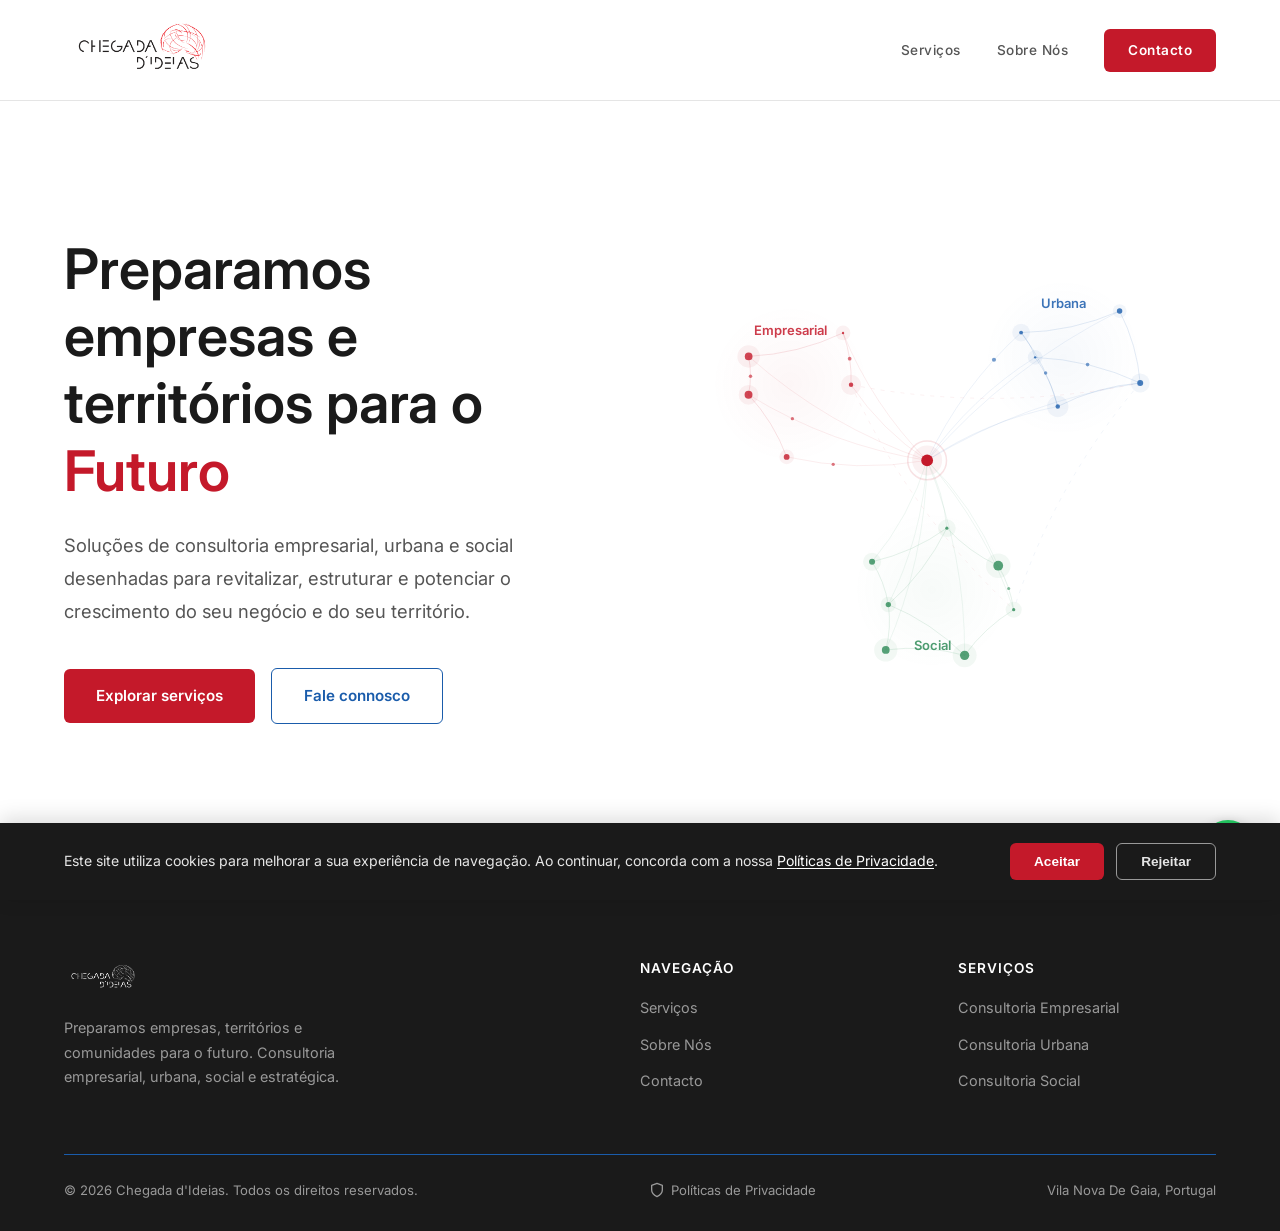
<file: index.html>
<!DOCTYPE html>
<html lang="pt">
<head>
  <meta charset="UTF-8">
  <meta name="viewport" content="width=device-width, initial-scale=1.0">
  <title>Chegada d'Ideias - Consultoria Empresarial, Urbana & Social</title>
  <meta name="description" content="Preparamos empresas, territórios e comunidades para o futuro. Consultoria empresarial, urbana, social, turismo e desenvolvimento territorial.">
  <link rel="icon" href="favicon.ico" type="image/x-icon">
  <link rel="apple-touch-icon" sizes="180x180" href="assets/favicon-180.png">
  <link rel="icon" type="image/png" sizes="192x192" href="assets/favicon-192.png">
  <link rel="preconnect" href="https://fonts.googleapis.com">
  <link rel="preconnect" href="https://fonts.gstatic.com" crossorigin>
  <link href="https://fonts.googleapis.com/css2?family=Inter:wght@400;500;600;700&display=swap" rel="stylesheet">
  <link rel="stylesheet" href="css/style.css">
</head>
<body>

  <!-- ====== NAVBAR ====== -->
  <nav class="navbar">
    <div class="container">
      <a href="#" class="nav-logo">
        <img src="assets/logo-cdi.png" alt="Chegada d'Ideias">
      </a>
      <div class="nav-links">
        <a href="servicos">Serviços</a>
        <a href="sobre">Sobre Nós</a>
        <a href="contacto" class="nav-cta">Contacto</a>
      </div>
      <button class="nav-toggle" aria-label="Menu">
        <span></span>
        <span></span>
        <span></span>
      </button>
    </div>
  </nav>

  <!-- ====== HERO ====== -->
  <section class="hero" id="inicio">
    <div class="container">
      <div class="hero-content">
        <h1>Preparamos empresas e territórios para o <span>Futuro</span></h1>
        <p>Soluções de consultoria empresarial, urbana e social desenhadas para revitalizar, estruturar e potenciar o crescimento do seu negócio e do seu território.</p>
        <div class="hero-buttons">
          <a href="servicos" class="btn-primary">Explorar serviços</a>
          <a href="contacto" class="btn-secondary">Fale connosco</a>
        </div>
      </div>
      <div class="hero-visual">
        <canvas id="networkCanvas" width="560" height="450"></canvas>
      </div>
    </div>
  </section>

  <!-- ====== FOOTER ====== -->
  <footer class="footer">
    <div class="container">
      <div class="footer-grid">
        <div class="footer-brand">
          <img src="assets/logo-cdi.png" alt="Chegada d'Ideias">
          <p>Preparamos empresas, territórios e comunidades para o futuro. Consultoria empresarial, urbana, social e estratégica.</p>
        </div>
        <div class="footer-col">
          <h4>Navegação</h4>
          <a href="servicos">Serviços</a>
          <a href="sobre">Sobre Nós</a>
          <a href="contacto">Contacto</a>
        </div>
        <div class="footer-col">
          <h4>Serviços</h4>
          <a href="servicos#empresarial">Consultoria Empresarial</a>
          <a href="servicos#urbana">Consultoria Urbana</a>
          <a href="servicos#social">Consultoria Social</a>
        </div>
      </div>
      <div class="footer-bottom">
        <span>&copy; 2026 Chegada d'Ideias. Todos os direitos reservados.</span>
        <a href="privacidade" class="footer-reclamacoes">
          <svg width="16" height="16" viewBox="0 0 24 24" fill="none" stroke="currentColor" stroke-width="2" stroke-linecap="round" stroke-linejoin="round"><path d="M12 22s8-4 8-10V5l-8-3-8 3v7c0 6 8 10 8 10z"/></svg>
          Políticas de Privacidade
        </a>
        <span>Vila Nova De Gaia, Portugal</span>
      </div>
    </div>
  </footer>

  <!-- ====== COOKIE BANNER ====== -->
  <div class="cookie-banner" id="cookieBanner">
    <div class="container">
      <p>Este site utiliza cookies para melhorar a sua experiência de navegação. Ao continuar, concorda com a nossa <a href="privacidade">Políticas de Privacidade</a>.</p>
      <div class="cookie-buttons">
        <button class="cookie-btn cookie-btn-accept" id="cookieAccept">Aceitar</button>
        <button class="cookie-btn cookie-btn-reject" id="cookieReject">Rejeitar</button>
      </div>
    </div>
  </div>

  <!-- ====== WHATSAPP FLOAT ====== -->
  <a href="https://wa.me/351919155267" target="_blank" rel="noopener" class="whatsapp-float" aria-label="Contactar via WhatsApp">
    <svg viewBox="0 0 32 32"><path d="M16.004 0h-.008C7.174 0 0 7.176 0 16.004c0 3.5 1.132 6.744 3.058 9.374L1.058 31.14l5.964-1.966A15.9 15.9 0 0 0 16.004 32C24.826 32 32 24.826 32 16.004S24.826 0 16.004 0zm9.302 22.602c-.388 1.094-1.938 2.002-3.168 2.266-.844.18-1.946.322-5.66-1.216-4.752-1.966-7.808-6.786-8.044-7.1-.228-.316-1.906-2.54-1.906-4.844s1.206-3.436 1.636-3.906c.388-.424.916-.598 1.218-.598.152 0 .288.008.41.014.43.018.646.044.93.72.354.846 1.218 2.966 1.324 3.182.108.216.216.506.072.792-.136.294-.256.424-.472.676-.216.252-.422.446-.638.718-.194.236-.414.49-.172.922.242.424 1.076 1.776 2.312 2.878 1.59 1.416 2.886 1.87 3.354 2.06.354.144.774.108 1.024-.152.318-.332.71-.882 1.108-1.424.284-.388.642-.436 1.032-.29.396.14 2.508 1.182 2.938 1.398.43.216.716.324.822.504.104.18.104 1.042-.284 2.136z"/></svg>
  </a>

  <script src="js/main.js"></script>
</body>
</html>
</file>
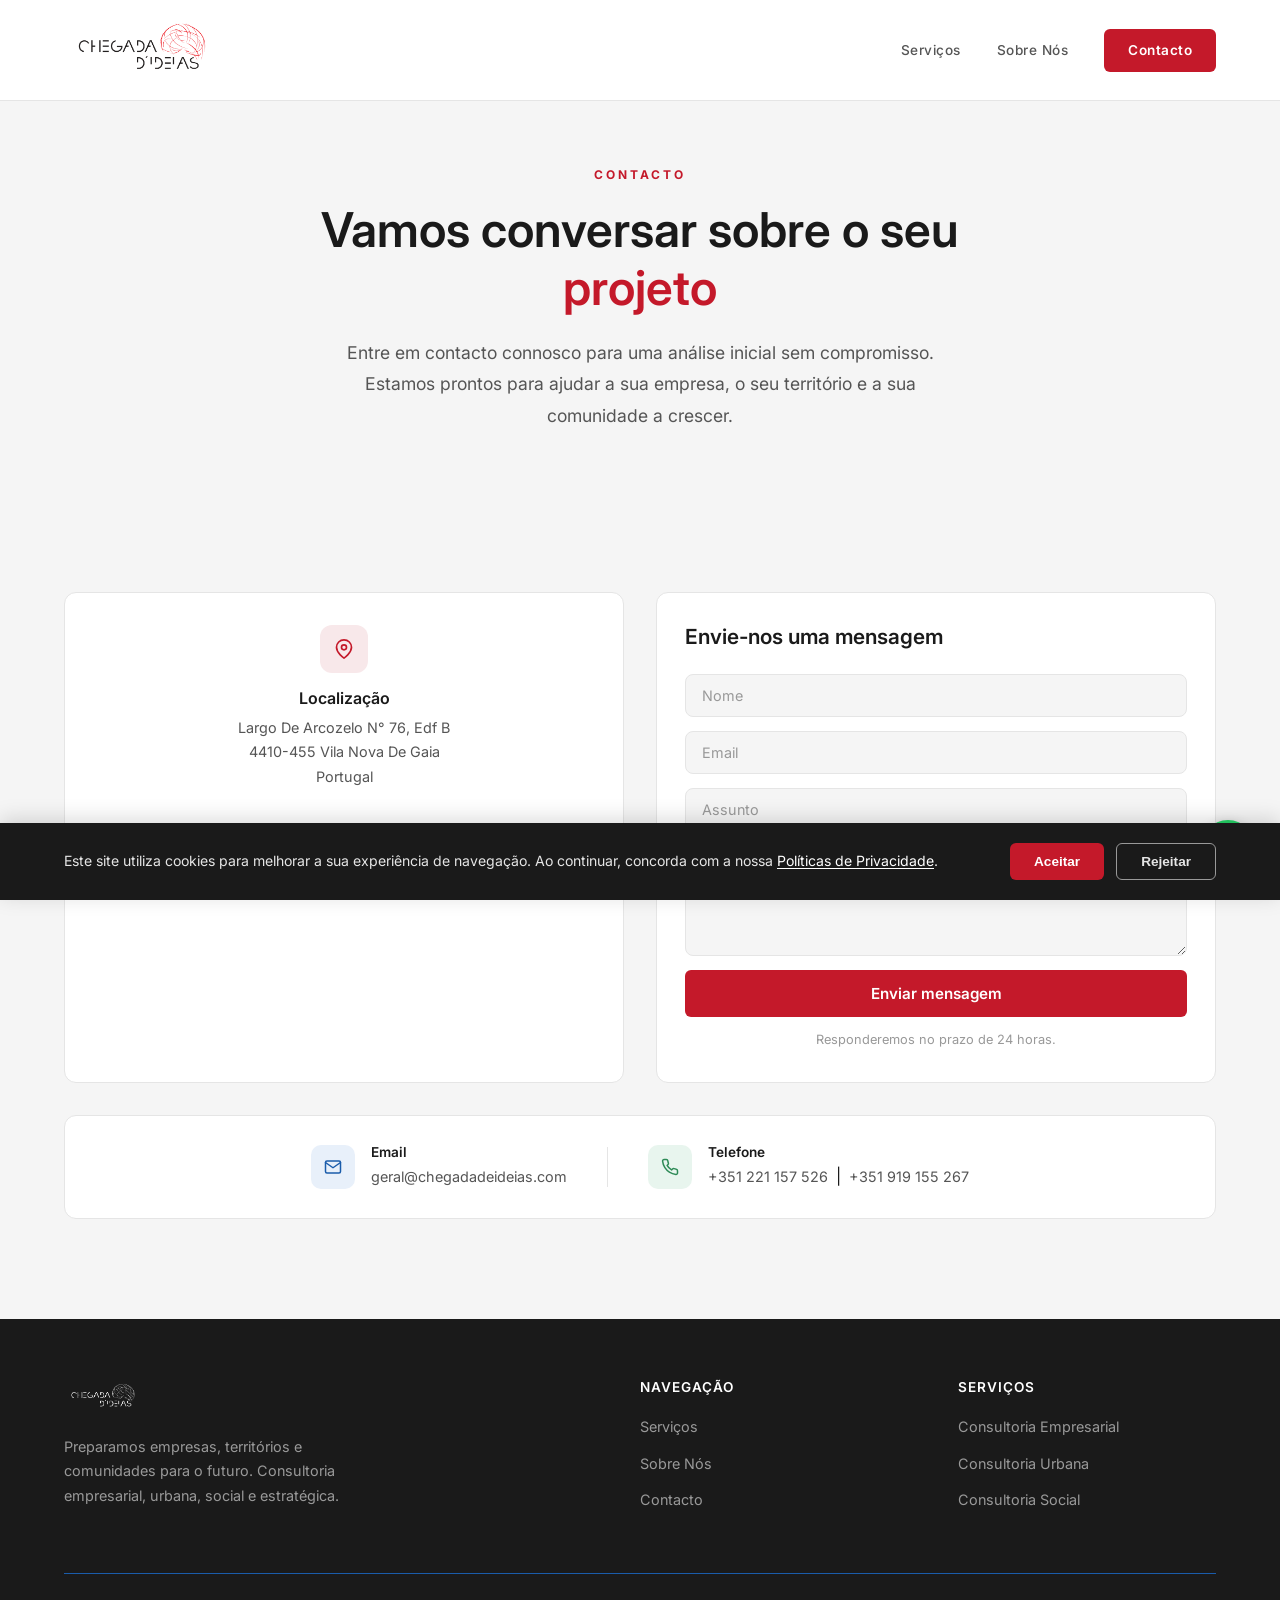
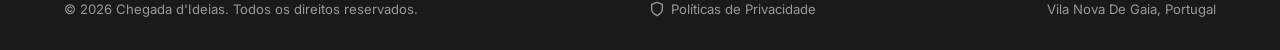
<file: contacto.html>
<!DOCTYPE html>
<html lang="pt">
<head>
  <meta charset="UTF-8">
  <meta name="viewport" content="width=device-width, initial-scale=1.0">
  <title>Contacto — Chegada d'Ideias</title>
  <meta name="description" content="Entre em contacto com a Chegada d'Ideias. Consultoria empresarial, urbana e social em Vila Nova de Gaia, Portugal.">
  <link rel="icon" href="favicon.ico" type="image/x-icon">
  <link rel="apple-touch-icon" sizes="180x180" href="assets/favicon-180.png">
  <link rel="icon" type="image/png" sizes="192x192" href="assets/favicon-192.png">
  <link rel="preconnect" href="https://fonts.googleapis.com">
  <link rel="preconnect" href="https://fonts.gstatic.com" crossorigin>
  <link href="https://fonts.googleapis.com/css2?family=Inter:wght@400;500;600;700&display=swap" rel="stylesheet">
  <link rel="stylesheet" href="css/style.css">
</head>
<body>

  <!-- ====== NAVBAR ====== -->
  <nav class="navbar scrolled">
    <div class="container">
      <a href="/" class="nav-logo">
        <img src="assets/logo-cdi.png" alt="Chegada d'Ideias">
      </a>
      <div class="nav-links">
        <a href="servicos">Serviços</a>
        <a href="sobre">Sobre Nós</a>
        <a href="contacto" class="nav-cta active">Contacto</a>
      </div>
      <button class="nav-toggle" aria-label="Menu">
        <span></span>
        <span></span>
        <span></span>
      </button>
    </div>
  </nav>

  <!-- ====== CONTACTO - HERO ====== -->
  <section class="services-page-hero">
    <div class="container">
      <span class="section-label">Contacto</span>
      <h1 class="services-page-title">Vamos conversar sobre o seu <span>projeto</span></h1>
      <p class="services-page-subtitle">Entre em contacto connosco para uma análise inicial sem compromisso. Estamos prontos para ajudar a sua empresa, o seu território e a sua comunidade a crescer.</p>
    </div>
  </section>

  <!-- ====== CONTACTO - CARTÕES ====== -->
  <section class="contact" id="contacto">
    <div class="container">
      <!-- Linha principal: Localização + Formulário -->
      <div class="contact-layout reveal">

        <!-- Coluna esquerda: localização com mapa -->
        <div class="contact-card contact-card-location">
          <div class="contact-item-icon">
            <svg viewBox="0 0 24 24"><path d="M21 10c0 7-9 13-9 13s-9-6-9-13a9 9 0 0 1 18 0z"/><circle cx="12" cy="10" r="3"/></svg>
          </div>
          <h4>Localização</h4>
          <p>Largo De Arcozelo N° 76, Edf B<br>4410-455 Vila Nova De Gaia<br>Portugal</p>
          <div class="contact-map">
            <iframe
              src="https://maps.google.com/maps?q=Largo+De+Arcozelo+76,+4410-455+Vila+Nova+de+Gaia,+Portugal&t=&z=16&ie=UTF8&iwloc=&output=embed"
              width="100%"
              height="200"
              style="border:0; border-radius: 8px;"
              allowfullscreen=""
              loading="lazy"
              referrerpolicy="no-referrer-when-downgrade"
              title="Localização Chegada d'Ideias">
            </iframe>
          </div>
        </div>

        <!-- Coluna direita: formulário -->
        <div class="contact-form-wrapper">
          <h3>Envie-nos uma mensagem</h3>
          <form action="https://formsubmit.co/geral@chegadadeideias.com" method="POST" class="contact-form" id="contactForm">
            <input type="text" name="name" placeholder="Nome" required>
            <input type="email" name="email" placeholder="Email" required>
            <input type="text" name="_subject" placeholder="Assunto">
            <textarea name="message" placeholder="A sua mensagem..." rows="5" required></textarea>
            <input type="hidden" name="_captcha" value="true">
            <input type="hidden" name="_next" value="https://chegadadeideias.com/contacto">
            <input type="hidden" name="_template" value="table">
            <input type="text" name="_honey" style="display:none">
            <button type="submit" class="btn-primary">Enviar mensagem</button>
          </form>
          <p class="form-note">Responderemos no prazo de 24 horas.</p>
        </div>

      </div>

      <!-- Linha inferior: Email + Telefone -->
      <div class="contact-details reveal">
        <div class="contact-detail-item">
          <div class="contact-item-icon">
            <svg viewBox="0 0 24 24"><path d="M4 4h16c1.1 0 2 .9 2 2v12c0 1.1-.9 2-2 2H4c-1.1 0-2-.9-2-2V6c0-1.1.9-2 2-2z"/><polyline points="22,6 12,13 2,6"/></svg>
          </div>
          <div>
            <h4>Email</h4>
            <a href="mailto:geral@chegadadeideias.com">geral@chegadadeideias.com</a>
          </div>
        </div>
        <div class="contact-detail-divider"></div>
        <div class="contact-detail-item">
          <div class="contact-item-icon">
            <svg viewBox="0 0 24 24"><path d="M22 16.92v3a2 2 0 0 1-2.18 2 19.79 19.79 0 0 1-8.63-3.07 19.5 19.5 0 0 1-6-6 19.79 19.79 0 0 1-3.07-8.67A2 2 0 0 1 4.11 2h3a2 2 0 0 1 2 1.72c.127.96.361 1.903.7 2.81a2 2 0 0 1-.45 2.11L8.09 9.91a16 16 0 0 0 6 6l1.27-1.27a2 2 0 0 1 2.11-.45c.907.339 1.85.573 2.81.7A2 2 0 0 1 22 16.92z"/></svg>
          </div>
          <div>
            <h4>Telefone</h4>
            <a href="tel:+351221157526">+351 221 157 526</a> &nbsp;|&nbsp; <a href="tel:+351919155267">+351 919 155 267</a>
          </div>
        </div>
      </div>
    </div>
  </section>

  <!-- ====== FOOTER ====== -->
  <footer class="footer">
    <div class="container">
      <div class="footer-grid">
        <div class="footer-brand">
          <img src="assets/logo-cdi.png" alt="Chegada d'Ideias">
          <p>Preparamos empresas, territórios e comunidades para o futuro. Consultoria empresarial, urbana, social e estratégica.</p>
        </div>
        <div class="footer-col">
          <h4>Navegação</h4>
          <a href="servicos">Serviços</a>
          <a href="sobre">Sobre Nós</a>
          <a href="contacto">Contacto</a>
        </div>
        <div class="footer-col">
          <h4>Serviços</h4>
          <a href="servicos#empresarial">Consultoria Empresarial</a>
          <a href="servicos#urbana">Consultoria Urbana</a>
          <a href="servicos#social">Consultoria Social</a>
        </div>
      </div>
      <div class="footer-bottom">
        <span>&copy; 2026 Chegada d'Ideias. Todos os direitos reservados.</span>
        <a href="privacidade" class="footer-reclamacoes">
          <svg width="16" height="16" viewBox="0 0 24 24" fill="none" stroke="currentColor" stroke-width="2" stroke-linecap="round" stroke-linejoin="round"><path d="M12 22s8-4 8-10V5l-8-3-8 3v7c0 6 8 10 8 10z"/></svg>
          Políticas de Privacidade
        </a>
        <span>Vila Nova De Gaia, Portugal</span>
      </div>
    </div>
  </footer>

  <!-- ====== COOKIE BANNER ====== -->
  <div class="cookie-banner" id="cookieBanner">
    <div class="container">
      <p>Este site utiliza cookies para melhorar a sua experiência de navegação. Ao continuar, concorda com a nossa <a href="privacidade">Políticas de Privacidade</a>.</p>
      <div class="cookie-buttons">
        <button class="cookie-btn cookie-btn-accept" id="cookieAccept">Aceitar</button>
        <button class="cookie-btn cookie-btn-reject" id="cookieReject">Rejeitar</button>
      </div>
    </div>
  </div>

  <!-- ====== WHATSAPP FLOAT ====== -->
  <a href="https://wa.me/351919155267" target="_blank" rel="noopener" class="whatsapp-float" aria-label="Contactar via WhatsApp">
    <svg viewBox="0 0 32 32"><path d="M16.004 0h-.008C7.174 0 0 7.176 0 16.004c0 3.5 1.132 6.744 3.058 9.374L1.058 31.14l5.964-1.966A15.9 15.9 0 0 0 16.004 32C24.826 32 32 24.826 32 16.004S24.826 0 16.004 0zm9.302 22.602c-.388 1.094-1.938 2.002-3.168 2.266-.844.18-1.946.322-5.66-1.216-4.752-1.966-7.808-6.786-8.044-7.1-.228-.316-1.906-2.54-1.906-4.844s1.206-3.436 1.636-3.906c.388-.424.916-.598 1.218-.598.152 0 .288.008.41.014.43.018.646.044.93.72.354.846 1.218 2.966 1.324 3.182.108.216.216.506.072.792-.136.294-.256.424-.472.676-.216.252-.422.446-.638.718-.194.236-.414.49-.172.922.242.424 1.076 1.776 2.312 2.878 1.59 1.416 2.886 1.87 3.354 2.06.354.144.774.108 1.024-.152.318-.332.71-.882 1.108-1.424.284-.388.642-.436 1.032-.29.396.14 2.508 1.182 2.938 1.398.43.216.716.324.822.504.104.18.104 1.042-.284 2.136z"/></svg>
  </a>

  <script>
    // Mobile menu
    const toggle = document.querySelector('.nav-toggle');
    const navLinks = document.querySelector('.nav-links');
    toggle.addEventListener('click', () => {
      toggle.classList.toggle('active');
      navLinks.classList.toggle('open');
      document.body.style.overflow = navLinks.classList.contains('open') ? 'hidden' : '';
    });
    navLinks.querySelectorAll('a').forEach(link => {
      link.addEventListener('click', () => {
        toggle.classList.remove('active');
        navLinks.classList.remove('open');
        document.body.style.overflow = '';
      });
    });

    // Scroll reveal
    const reveals = document.querySelectorAll('.reveal');
    const revealObserver = new IntersectionObserver((entries) => {
      entries.forEach(entry => {
        if (entry.isIntersecting) {
          entry.target.classList.add('visible');
          revealObserver.unobserve(entry.target);
        }
      });
    }, { threshold: 0.15 });
    reveals.forEach(el => revealObserver.observe(el));

    // Cookie consent
    const cookieBanner = document.getElementById('cookieBanner');
    const cookieAccept = document.getElementById('cookieAccept');
    const cookieReject = document.getElementById('cookieReject');
    if (cookieBanner && !localStorage.getItem('cookieConsent')) {
      setTimeout(() => cookieBanner.classList.add('visible'), 800);
    }
    if (cookieAccept) cookieAccept.addEventListener('click', () => { localStorage.setItem('cookieConsent', 'accepted'); cookieBanner.classList.remove('visible'); });
    if (cookieReject) cookieReject.addEventListener('click', () => { localStorage.setItem('cookieConsent', 'rejected'); cookieBanner.classList.remove('visible'); });
  </script>
</body>
</html>
</file>
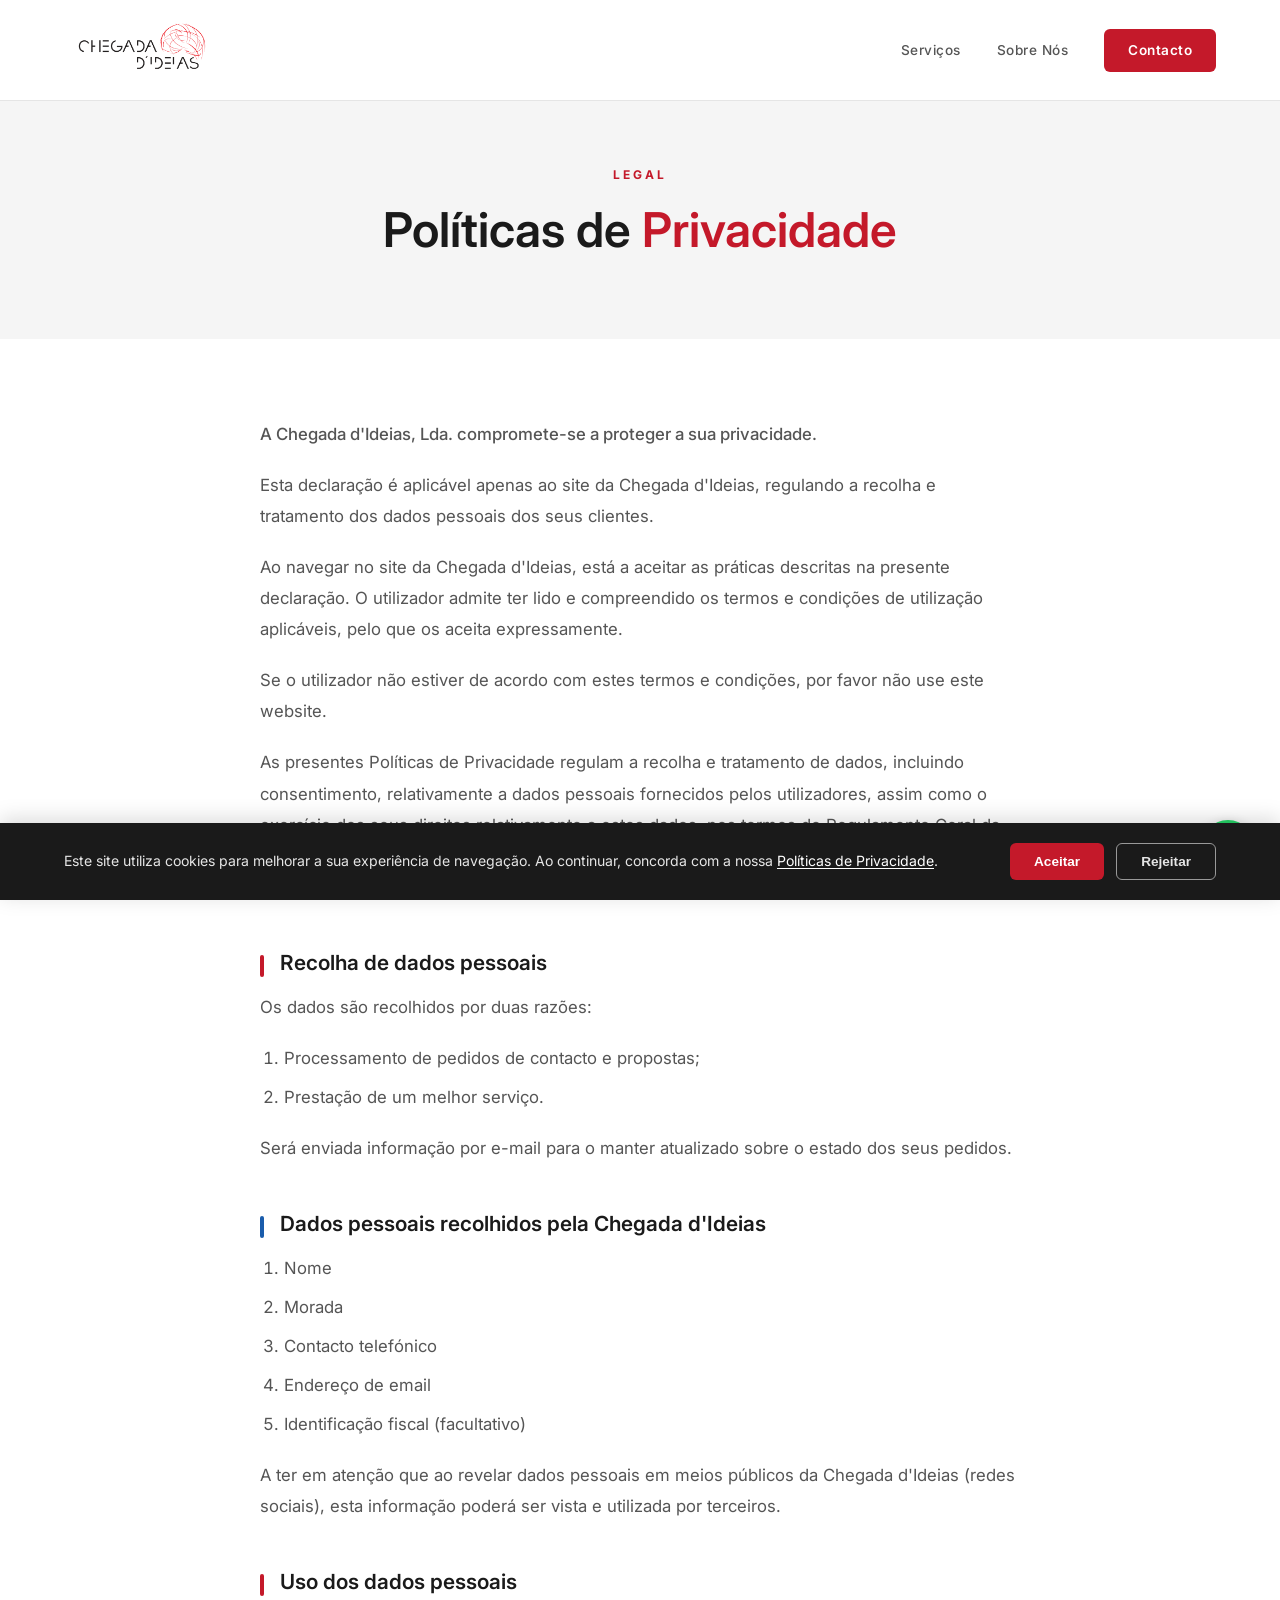
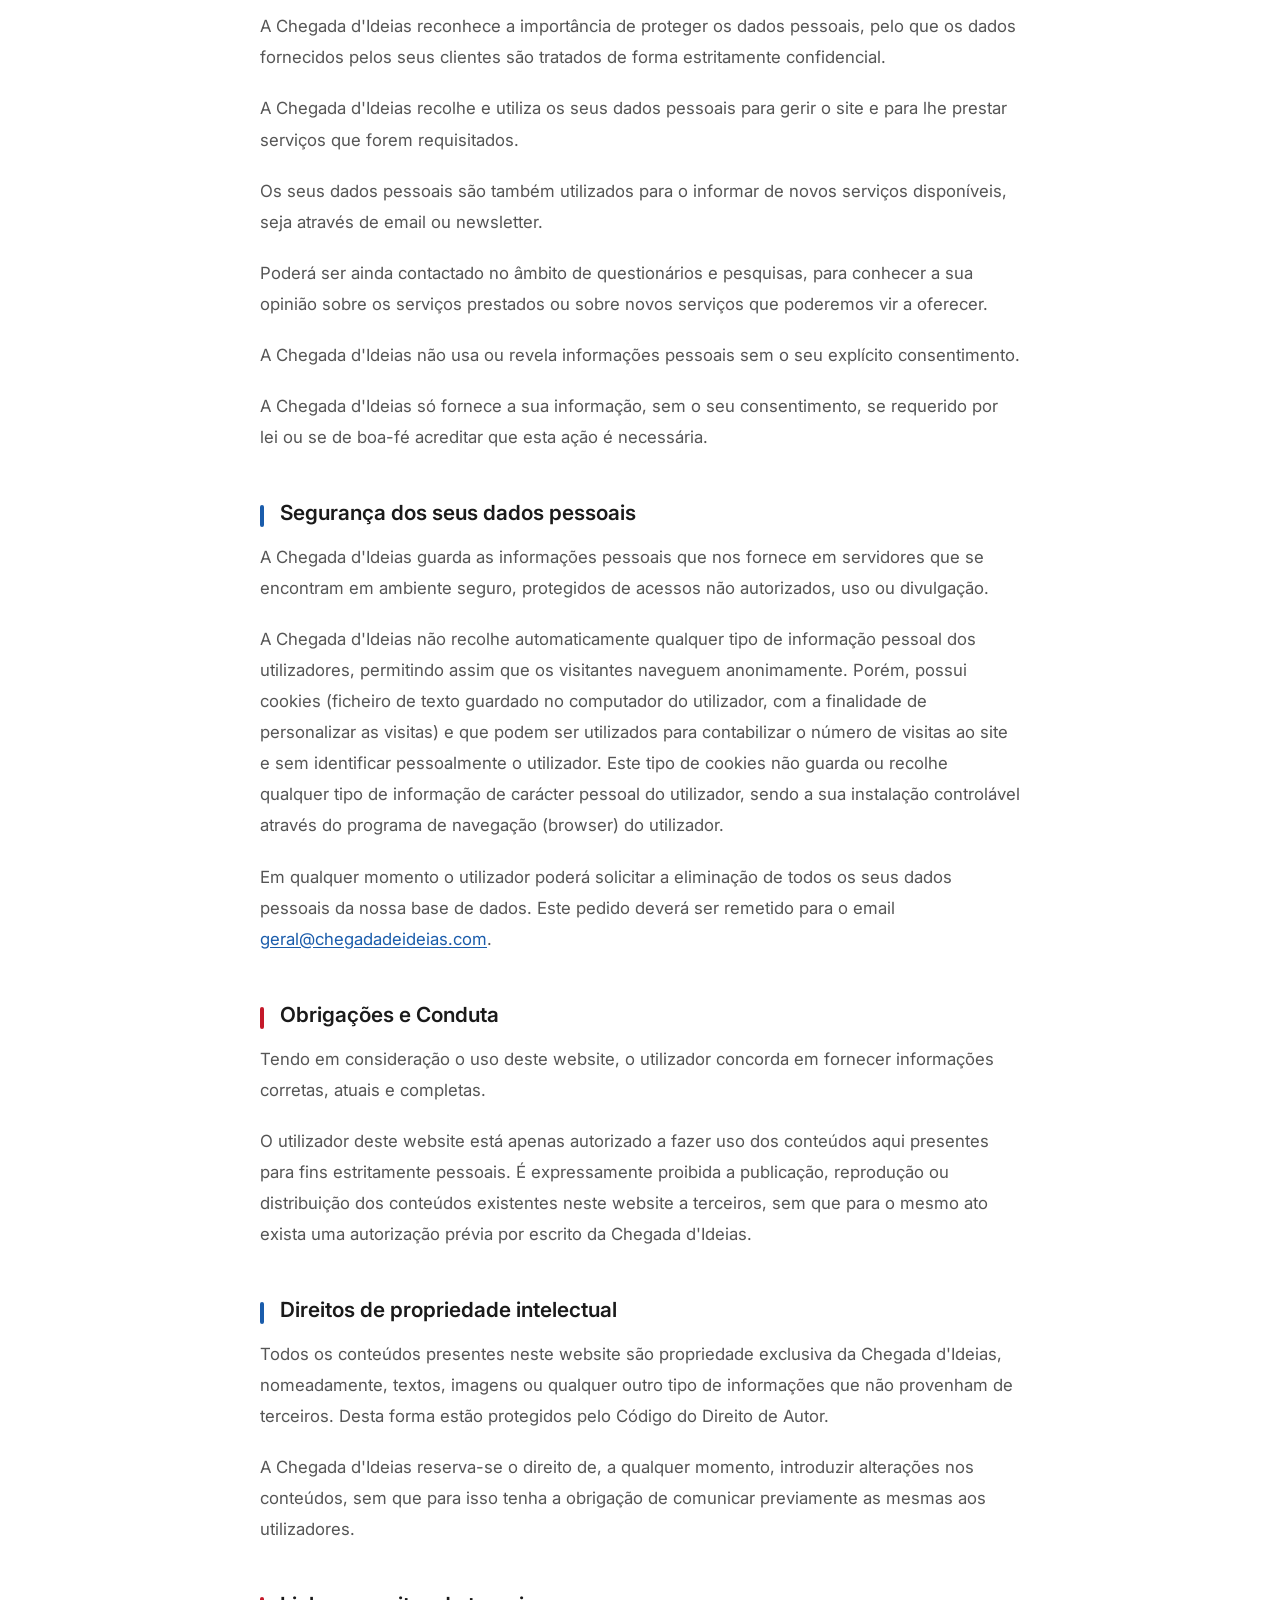
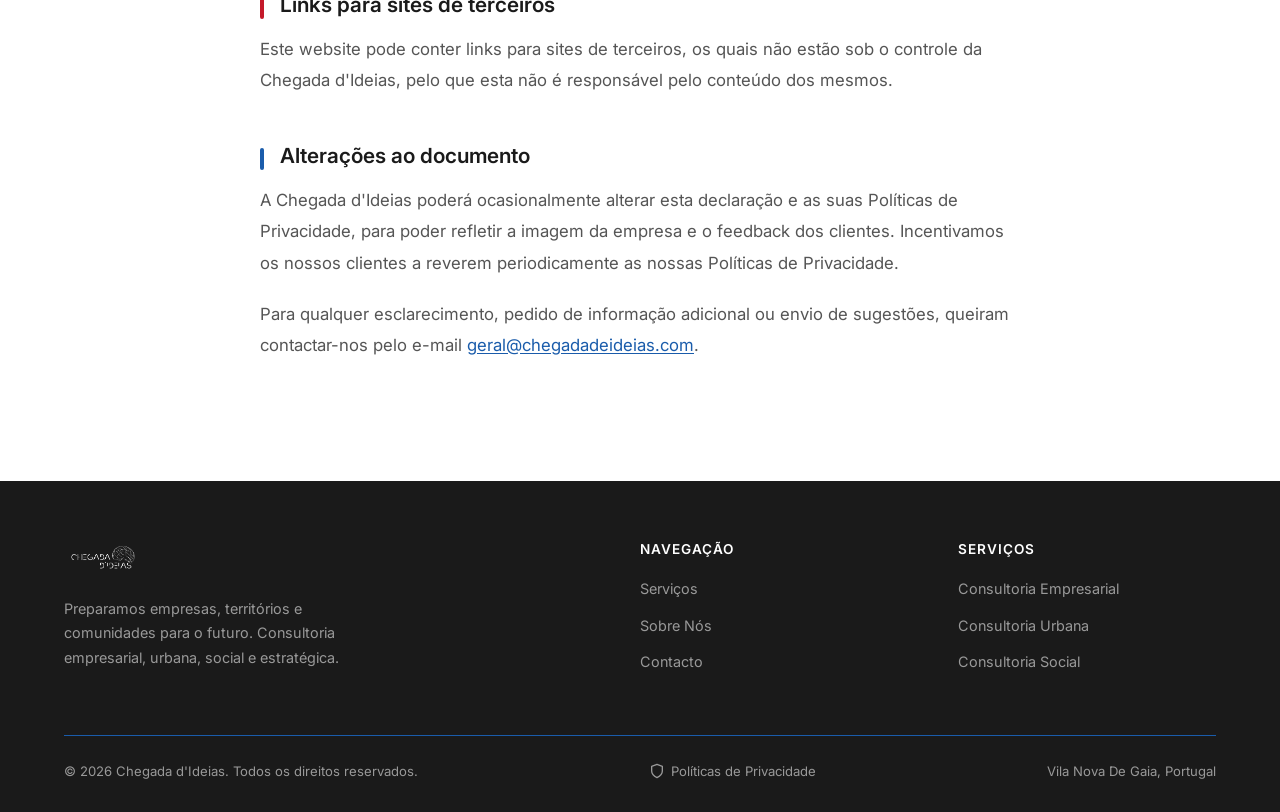
<file: privacidade.html>
<!DOCTYPE html>
<html lang="pt">
<head>
  <meta charset="UTF-8">
  <meta name="viewport" content="width=device-width, initial-scale=1.0">
  <title>Políticas de Privacidade — Chegada d'Ideias</title>
  <meta name="description" content="Políticas de Privacidade da Chegada d'Ideias. Saiba como recolhemos e tratamos os seus dados pessoais.">
  <link rel="icon" href="favicon.ico" type="image/x-icon">
  <link rel="apple-touch-icon" sizes="180x180" href="assets/favicon-180.png">
  <link rel="icon" type="image/png" sizes="192x192" href="assets/favicon-192.png">
  <link rel="preconnect" href="https://fonts.googleapis.com">
  <link rel="preconnect" href="https://fonts.gstatic.com" crossorigin>
  <link href="https://fonts.googleapis.com/css2?family=Inter:wght@400;500;600;700&display=swap" rel="stylesheet">
  <link rel="stylesheet" href="css/style.css">
</head>
<body>

  <!-- ====== NAVBAR ====== -->
  <nav class="navbar scrolled">
    <div class="container">
      <a href="/" class="nav-logo">
        <img src="assets/logo-cdi.png" alt="Chegada d'Ideias">
      </a>
      <div class="nav-links">
        <a href="servicos">Serviços</a>
        <a href="sobre">Sobre Nós</a>
        <a href="contacto" class="nav-cta">Contacto</a>
      </div>
      <button class="nav-toggle" aria-label="Menu">
        <span></span>
        <span></span>
        <span></span>
      </button>
    </div>
  </nav>

  <!-- ====== PRIVACIDADE - HERO ====== -->
  <section class="services-page-hero">
    <div class="container">
      <span class="section-label">Legal</span>
      <h1 class="services-page-title">Políticas de <span>Privacidade</span></h1>
    </div>
  </section>

  <!-- ====== PRIVACIDADE - CONTEÚDO ====== -->
  <section class="privacy-content">
    <div class="container">
      <div class="privacy-body">

        <p class="privacy-intro">A Chegada d'Ideias, Lda. compromete-se a proteger a sua privacidade.</p>

        <p>Esta declaração é aplicável apenas ao site da Chegada d'Ideias, regulando a recolha e tratamento dos dados pessoais dos seus clientes.</p>

        <p>Ao navegar no site da Chegada d'Ideias, está a aceitar as práticas descritas na presente declaração. O utilizador admite ter lido e compreendido os termos e condições de utilização aplicáveis, pelo que os aceita expressamente.</p>

        <p>Se o utilizador não estiver de acordo com estes termos e condições, por favor não use este website.</p>

        <p>As presentes Políticas de Privacidade regulam a recolha e tratamento de dados, incluindo consentimento, relativamente a dados pessoais fornecidos pelos utilizadores, assim como o exercício dos seus direitos relativamente a estes dados, nos termos do Regulamento Geral da Proteção de Dados (Regulamento 2016/679 do Parlamento Europeu e do Conselho, de 27 de Abril de 2016).</p>

        <h2>Recolha de dados pessoais</h2>

        <p>Os dados são recolhidos por duas razões:</p>
        <ol>
          <li>Processamento de pedidos de contacto e propostas;</li>
          <li>Prestação de um melhor serviço.</li>
        </ol>

        <p>Será enviada informação por e-mail para o manter atualizado sobre o estado dos seus pedidos.</p>

        <h2>Dados pessoais recolhidos pela Chegada d'Ideias</h2>
        <ol>
          <li>Nome</li>
          <li>Morada</li>
          <li>Contacto telefónico</li>
          <li>Endereço de email</li>
          <li>Identificação fiscal (facultativo)</li>
        </ol>

        <p>A ter em atenção que ao revelar dados pessoais em meios públicos da Chegada d'Ideias (redes sociais), esta informação poderá ser vista e utilizada por terceiros.</p>

        <h2>Uso dos dados pessoais</h2>

        <p>A Chegada d'Ideias reconhece a importância de proteger os dados pessoais, pelo que os dados fornecidos pelos seus clientes são tratados de forma estritamente confidencial.</p>

        <p>A Chegada d'Ideias recolhe e utiliza os seus dados pessoais para gerir o site e para lhe prestar serviços que forem requisitados.</p>

        <p>Os seus dados pessoais são também utilizados para o informar de novos serviços disponíveis, seja através de email ou newsletter.</p>

        <p>Poderá ser ainda contactado no âmbito de questionários e pesquisas, para conhecer a sua opinião sobre os serviços prestados ou sobre novos serviços que poderemos vir a oferecer.</p>

        <p>A Chegada d'Ideias não usa ou revela informações pessoais sem o seu explícito consentimento.</p>

        <p>A Chegada d'Ideias só fornece a sua informação, sem o seu consentimento, se requerido por lei ou se de boa-fé acreditar que esta ação é necessária.</p>

        <h2>Segurança dos seus dados pessoais</h2>

        <p>A Chegada d'Ideias guarda as informações pessoais que nos fornece em servidores que se encontram em ambiente seguro, protegidos de acessos não autorizados, uso ou divulgação.</p>

        <p>A Chegada d'Ideias não recolhe automaticamente qualquer tipo de informação pessoal dos utilizadores, permitindo assim que os visitantes naveguem anonimamente. Porém, possui cookies (ficheiro de texto guardado no computador do utilizador, com a finalidade de personalizar as visitas) e que podem ser utilizados para contabilizar o número de visitas ao site e sem identificar pessoalmente o utilizador. Este tipo de cookies não guarda ou recolhe qualquer tipo de informação de carácter pessoal do utilizador, sendo a sua instalação controlável através do programa de navegação (browser) do utilizador.</p>

        <p>Em qualquer momento o utilizador poderá solicitar a eliminação de todos os seus dados pessoais da nossa base de dados. Este pedido deverá ser remetido para o email <a href="mailto:geral@chegadadeideias.com">geral@chegadadeideias.com</a>.</p>

        <h2>Obrigações e Conduta</h2>

        <p>Tendo em consideração o uso deste website, o utilizador concorda em fornecer informações corretas, atuais e completas.</p>

        <p>O utilizador deste website está apenas autorizado a fazer uso dos conteúdos aqui presentes para fins estritamente pessoais. É expressamente proibida a publicação, reprodução ou distribuição dos conteúdos existentes neste website a terceiros, sem que para o mesmo ato exista uma autorização prévia por escrito da Chegada d'Ideias.</p>

        <h2>Direitos de propriedade intelectual</h2>

        <p>Todos os conteúdos presentes neste website são propriedade exclusiva da Chegada d'Ideias, nomeadamente, textos, imagens ou qualquer outro tipo de informações que não provenham de terceiros. Desta forma estão protegidos pelo Código do Direito de Autor.</p>

        <p>A Chegada d'Ideias reserva-se o direito de, a qualquer momento, introduzir alterações nos conteúdos, sem que para isso tenha a obrigação de comunicar previamente as mesmas aos utilizadores.</p>

        <h2>Links para sites de terceiros</h2>

        <p>Este website pode conter links para sites de terceiros, os quais não estão sob o controle da Chegada d'Ideias, pelo que esta não é responsável pelo conteúdo dos mesmos.</p>

        <h2>Alterações ao documento</h2>

        <p>A Chegada d'Ideias poderá ocasionalmente alterar esta declaração e as suas Políticas de Privacidade, para poder refletir a imagem da empresa e o feedback dos clientes. Incentivamos os nossos clientes a reverem periodicamente as nossas Políticas de Privacidade.</p>

        <p>Para qualquer esclarecimento, pedido de informação adicional ou envio de sugestões, queiram contactar-nos pelo e-mail <a href="mailto:geral@chegadadeideias.com">geral@chegadadeideias.com</a>.</p>

      </div>
    </div>
  </section>

  <!-- ====== FOOTER ====== -->
  <footer class="footer">
    <div class="container">
      <div class="footer-grid">
        <div class="footer-brand">
          <img src="assets/logo-cdi.png" alt="Chegada d'Ideias">
          <p>Preparamos empresas, territórios e comunidades para o futuro. Consultoria empresarial, urbana, social e estratégica.</p>
        </div>
        <div class="footer-col">
          <h4>Navegação</h4>
          <a href="servicos">Serviços</a>
          <a href="sobre">Sobre Nós</a>
          <a href="contacto">Contacto</a>
        </div>
        <div class="footer-col">
          <h4>Serviços</h4>
          <a href="servicos#empresarial">Consultoria Empresarial</a>
          <a href="servicos#urbana">Consultoria Urbana</a>
          <a href="servicos#social">Consultoria Social</a>
        </div>
      </div>
      <div class="footer-bottom">
        <span>&copy; 2026 Chegada d'Ideias. Todos os direitos reservados.</span>
        <a href="privacidade" class="footer-reclamacoes">
          <svg width="16" height="16" viewBox="0 0 24 24" fill="none" stroke="currentColor" stroke-width="2" stroke-linecap="round" stroke-linejoin="round"><path d="M12 22s8-4 8-10V5l-8-3-8 3v7c0 6 8 10 8 10z"/></svg>
          Políticas de Privacidade
        </a>
        <span>Vila Nova De Gaia, Portugal</span>
      </div>
    </div>
  </footer>

  <!-- ====== COOKIE BANNER ====== -->
  <div class="cookie-banner" id="cookieBanner">
    <div class="container">
      <p>Este site utiliza cookies para melhorar a sua experiência de navegação. Ao continuar, concorda com a nossa <a href="privacidade">Políticas de Privacidade</a>.</p>
      <div class="cookie-buttons">
        <button class="cookie-btn cookie-btn-accept" id="cookieAccept">Aceitar</button>
        <button class="cookie-btn cookie-btn-reject" id="cookieReject">Rejeitar</button>
      </div>
    </div>
  </div>

  <!-- ====== WHATSAPP FLOAT ====== -->
  <a href="https://wa.me/351919155267" target="_blank" rel="noopener" class="whatsapp-float" aria-label="Contactar via WhatsApp">
    <svg viewBox="0 0 32 32"><path d="M16.004 0h-.008C7.174 0 0 7.176 0 16.004c0 3.5 1.132 6.744 3.058 9.374L1.058 31.14l5.964-1.966A15.9 15.9 0 0 0 16.004 32C24.826 32 32 24.826 32 16.004S24.826 0 16.004 0zm9.302 22.602c-.388 1.094-1.938 2.002-3.168 2.266-.844.18-1.946.322-5.66-1.216-4.752-1.966-7.808-6.786-8.044-7.1-.228-.316-1.906-2.54-1.906-4.844s1.206-3.436 1.636-3.906c.388-.424.916-.598 1.218-.598.152 0 .288.008.41.014.43.018.646.044.93.72.354.846 1.218 2.966 1.324 3.182.108.216.216.506.072.792-.136.294-.256.424-.472.676-.216.252-.422.446-.638.718-.194.236-.414.49-.172.922.242.424 1.076 1.776 2.312 2.878 1.59 1.416 2.886 1.87 3.354 2.06.354.144.774.108 1.024-.152.318-.332.71-.882 1.108-1.424.284-.388.642-.436 1.032-.29.396.14 2.508 1.182 2.938 1.398.43.216.716.324.822.504.104.18.104 1.042-.284 2.136z"/></svg>
  </a>

  <script>
    // Mobile menu
    const toggle = document.querySelector('.nav-toggle');
    const navLinks = document.querySelector('.nav-links');
    toggle.addEventListener('click', () => {
      toggle.classList.toggle('active');
      navLinks.classList.toggle('open');
      document.body.style.overflow = navLinks.classList.contains('open') ? 'hidden' : '';
    });
    navLinks.querySelectorAll('a').forEach(link => {
      link.addEventListener('click', () => {
        toggle.classList.remove('active');
        navLinks.classList.remove('open');
        document.body.style.overflow = '';
      });
    });

    // Scroll reveal
    const reveals = document.querySelectorAll('.reveal');
    const revealObserver = new IntersectionObserver((entries) => {
      entries.forEach(entry => {
        if (entry.isIntersecting) {
          entry.target.classList.add('visible');
          revealObserver.unobserve(entry.target);
        }
      });
    }, { threshold: 0.15 });
    reveals.forEach(el => revealObserver.observe(el));

    // Cookie consent
    const cookieBanner = document.getElementById('cookieBanner');
    const cookieAccept = document.getElementById('cookieAccept');
    const cookieReject = document.getElementById('cookieReject');
    if (cookieBanner && !localStorage.getItem('cookieConsent')) {
      setTimeout(() => cookieBanner.classList.add('visible'), 800);
    }
    if (cookieAccept) cookieAccept.addEventListener('click', () => { localStorage.setItem('cookieConsent', 'accepted'); cookieBanner.classList.remove('visible'); });
    if (cookieReject) cookieReject.addEventListener('click', () => { localStorage.setItem('cookieConsent', 'rejected'); cookieBanner.classList.remove('visible'); });
  </script>
</body>
</html>
</file>
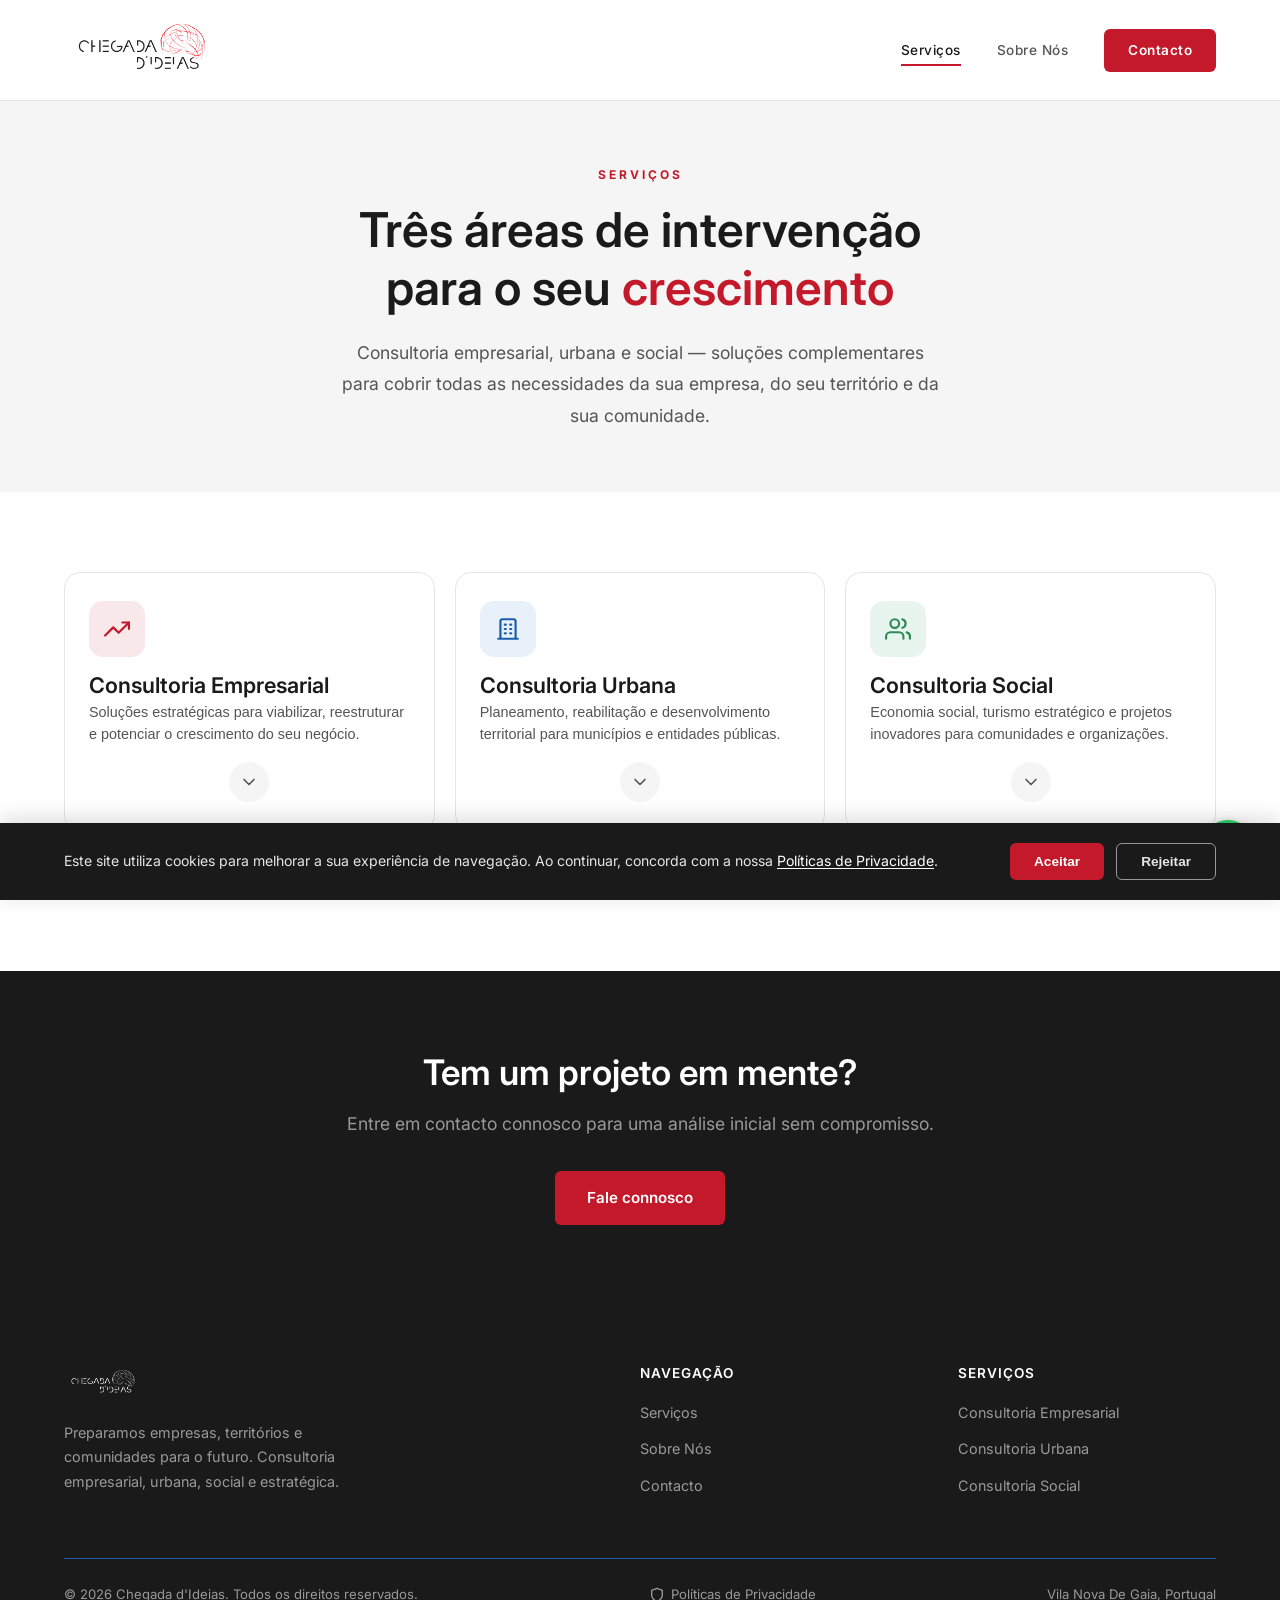
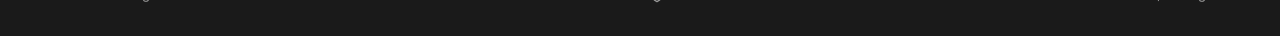
<file: servicos.html>
<!DOCTYPE html>
<html lang="pt">
<head>
  <meta charset="UTF-8">
  <meta name="viewport" content="width=device-width, initial-scale=1.0">
  <title>Serviços — Chegada d'Ideias</title>
  <meta name="description" content="Consultoria empresarial, urbana e social. Três áreas de intervenção complementares para empresas, territórios e comunidades.">
  <link rel="icon" href="favicon.ico" type="image/x-icon">
  <link rel="apple-touch-icon" sizes="180x180" href="assets/favicon-180.png">
  <link rel="icon" type="image/png" sizes="192x192" href="assets/favicon-192.png">
  <link rel="preconnect" href="https://fonts.googleapis.com">
  <link rel="preconnect" href="https://fonts.gstatic.com" crossorigin>
  <link href="https://fonts.googleapis.com/css2?family=Inter:wght@400;500;600;700&display=swap" rel="stylesheet">
  <link rel="stylesheet" href="css/style.css">
</head>
<body>

  <!-- ====== NAVBAR ====== -->
  <nav class="navbar scrolled">
    <div class="container">
      <a href="/" class="nav-logo">
        <img src="assets/logo-cdi.png" alt="Chegada d'Ideias">
      </a>
      <div class="nav-links">
        <a href="servicos" class="active">Serviços</a>
        <a href="sobre">Sobre Nós</a>
        <a href="contacto" class="nav-cta">Contacto</a>
      </div>
      <button class="nav-toggle" aria-label="Menu">
        <span></span>
        <span></span>
        <span></span>
      </button>
    </div>
  </nav>

  <!-- ====== SERVIÇOS - HERO ====== -->
  <section class="services-page-hero">
    <div class="container">
      <span class="section-label">Serviços</span>
      <h1 class="services-page-title">Três áreas de intervenção<br>para o seu <span>crescimento</span></h1>
      <p class="services-page-subtitle">Consultoria empresarial, urbana e social — soluções complementares para cobrir todas as necessidades da sua empresa, do seu território e da sua comunidade.</p>
    </div>
  </section>

  <!-- ====== SERVIÇOS - CARTÕES ====== -->
  <section class="services-page-cards">
    <div class="container">
      <div class="services-accordion">

        <!-- Headers -->
        <div class="accordion-card reveal" id="empresarial" data-target="panel-empresarial">
          <button class="accordion-header" aria-expanded="false">
            <div class="accordion-header-left">
              <div class="accordion-icon icon-red">
                <svg viewBox="0 0 24 24"><polyline points="23 6 13.5 15.5 8.5 10.5 1 18"/><polyline points="17 6 23 6 23 12"/></svg>
              </div>
              <div>
                <h2>Consultoria Empresarial</h2>
                <p>Soluções estratégicas para viabilizar, reestruturar e potenciar o crescimento do seu negócio.</p>
              </div>
            </div>
            <div class="accordion-arrow">
              <svg viewBox="0 0 24 24"><polyline points="6 9 12 15 18 9"/></svg>
            </div>
          </button>
        </div>

        <div class="accordion-card reveal" id="urbana" data-target="panel-urbana">
          <button class="accordion-header" aria-expanded="false">
            <div class="accordion-header-left">
              <div class="accordion-icon icon-blue">
                <svg viewBox="0 0 24 24"><path d="M3 21h18M9 8h1M9 12h1M9 16h1M14 8h1M14 12h1M14 16h1M5 21V5a2 2 0 0 1 2-2h10a2 2 0 0 1 2 2v16"/></svg>
              </div>
              <div>
                <h2>Consultoria Urbana</h2>
                <p>Planeamento, reabilitação e desenvolvimento territorial para municípios e entidades públicas.</p>
              </div>
            </div>
            <div class="accordion-arrow">
              <svg viewBox="0 0 24 24"><polyline points="6 9 12 15 18 9"/></svg>
            </div>
          </button>
        </div>

        <div class="accordion-card reveal" id="social" data-target="panel-social">
          <button class="accordion-header" aria-expanded="false">
            <div class="accordion-header-left">
              <div class="accordion-icon icon-green">
                <svg viewBox="0 0 24 24"><path d="M17 21v-2a4 4 0 0 0-4-4H5a4 4 0 0 0-4 4v2"/><circle cx="9" cy="7" r="4"/><path d="M23 21v-2a4 4 0 0 0-3-3.87"/><path d="M16 3.13a4 4 0 0 1 0 7.75"/></svg>
              </div>
              <div>
                <h2>Consultoria Social</h2>
                <p>Economia social, turismo estratégico e projetos inovadores para comunidades e organizações.</p>
              </div>
            </div>
            <div class="accordion-arrow">
              <svg viewBox="0 0 24 24"><polyline points="6 9 12 15 18 9"/></svg>
            </div>
          </button>
        </div>

        <!-- Panels (full-width) -->
        <div class="accordion-panel" id="panel-empresarial">
          <div class="accordion-panel-inner">
            <div class="services-grid">
              <div class="service-card">
                <div class="service-icon">
                  <svg viewBox="0 0 24 24"><polyline points="23 6 13.5 15.5 8.5 10.5 1 18"/><polyline points="17 6 23 6 23 12"/></svg>
                </div>
                <h3>Reestruturações Financeiras</h3>
                <p>Recuperação e redefinição financeira para aumentar a rentabilidade.</p>
              </div>
              <div class="service-card">
                <div class="service-icon">
                  <svg viewBox="0 0 24 24"><rect x="1" y="4" width="22" height="16" rx="2" ry="2"/><line x1="1" y1="10" x2="23" y2="10"/></svg>
                </div>
                <h3>Captação de Capital</h3>
                <p>Soluções de financiamento: banca, investidores, crowdfunding e incentivos.</p>
              </div>
              <div class="service-card">
                <div class="service-icon">
                  <svg viewBox="0 0 24 24"><circle cx="18" cy="18" r="3"/><circle cx="6" cy="6" r="3"/><path d="M13 6h3a2 2 0 0 1 2 2v7"/><path d="M11 18H8a2 2 0 0 1-2-2V9"/></svg>
                </div>
                <h3>Fusões & Aquisições</h3>
                <p>Assessoria sell-side e buy-side, da estratégia à concretização.</p>
              </div>
              <div class="service-card">
                <div class="service-icon">
                  <svg viewBox="0 0 24 24"><path d="M12 20h9"/><path d="M16.5 3.5a2.121 2.121 0 0 1 3 3L7 19l-4 1 1-4L16.5 3.5z"/></svg>
                </div>
                <h3>Criação de Empresas</h3>
                <p>Da ideia ao investimento: estratégia, business plan e captação.</p>
              </div>
              <div class="service-card">
                <div class="service-icon">
                  <svg viewBox="0 0 24 24"><path d="M3 3v18h18"/><polyline points="18.7 8 12 14.7 8 10.7 2 16.7"/></svg>
                </div>
                <h3>Projetos de Investimento</h3>
                <p>Estudos de viabilidade, planos de investimento e avaliação económica.</p>
              </div>
              <div class="service-card">
                <div class="service-icon">
                  <svg viewBox="0 0 24 24"><circle cx="12" cy="12" r="10"/><path d="M2 12h20M12 2a15.3 15.3 0 0 1 4 10 15.3 15.3 0 0 1-4 10 15.3 15.3 0 0 1-4-10 15.3 15.3 0 0 1 4-10z"/></svg>
                </div>
                <h3>Internacionalização</h3>
                <p>Expansão internacional com rede de consultores e Trade-Finance.</p>
              </div>
            </div>
          </div>
        </div>

        <div class="accordion-panel" id="panel-urbana">
          <div class="accordion-panel-inner">
            <div class="services-grid">
              <div class="service-card">
                <div class="service-icon icon-blue">
                  <svg viewBox="0 0 24 24"><path d="M3 21h18M9 8h1M9 12h1M9 16h1M14 8h1M14 12h1M14 16h1M5 21V5a2 2 0 0 1 2-2h10a2 2 0 0 1 2 2v16"/></svg>
                </div>
                <h3>Planeamento Urbano</h3>
                <p>Planos estratégicos de desenvolvimento urbano para municípios.</p>
              </div>
              <div class="service-card">
                <div class="service-icon icon-blue">
                  <svg viewBox="0 0 24 24"><path d="M2 20h20M5 20V8l7-5 7 5v12"/><path d="M9 20v-4h6v4"/><path d="M9 12h6M9 16h6"/></svg>
                </div>
                <h3>Reabilitação Urbana</h3>
                <p>Regeneração de áreas urbanas com foco em habitação e acessibilidade.</p>
              </div>
              <div class="service-card">
                <div class="service-icon icon-blue">
                  <svg viewBox="0 0 24 24"><path d="M12 22c5.523 0 10-4.477 10-10S17.523 2 12 2 2 6.477 2 12s4.477 10 10 10z"/><path d="M14.31 8l5.74 9.94M9.69 8h11.48M7.38 12l5.74-9.94M9.69 16L3.95 6.06M14.31 16H2.83M16.62 12l-5.74 9.94"/></svg>
                </div>
                <h3>Desenvolvimento Regional</h3>
                <p>Coesão territorial e desenvolvimento socioeconómico regional.</p>
              </div>
              <div class="service-card">
                <div class="service-icon icon-blue">
                  <svg viewBox="0 0 24 24"><path d="M12 3v1m0 16v1m9-9h-1M4 12H3m15.364 6.364l-.707-.707M6.343 6.343l-.707-.707m12.728 0l-.707.707M6.343 17.657l-.707.707"/><circle cx="12" cy="12" r="4"/></svg>
                </div>
                <h3>Ambiente & Energia</h3>
                <p>Eficiência energética, sustentabilidade e transição ecológica.</p>
              </div>
              <div class="service-card">
                <div class="service-icon icon-blue">
                  <svg viewBox="0 0 24 24"><rect x="2" y="7" width="20" height="14" rx="2" ry="2"/><path d="M16 3l-4 4-4-4"/></svg>
                </div>
                <h3>Arquitetura & Engenharia</h3>
                <p>Projetos integrados em planeamento e reabilitação urbana.</p>
              </div>
              <div class="service-card">
                <div class="service-icon icon-blue">
                  <svg viewBox="0 0 24 24"><path d="M17 21v-2a4 4 0 0 0-4-4H5a4 4 0 0 0-4 4v2"/><circle cx="9" cy="7" r="4"/><path d="M23 21v-2a4 4 0 0 0-3-3.87"/><path d="M16 3.13a4 4 0 0 1 0 7.75"/></svg>
                </div>
                <h3>Gestão Pública</h3>
                <p>Gestão de entidades públicas, com experiência em +40 municípios.</p>
              </div>
            </div>
          </div>
        </div>

        <div class="accordion-panel" id="panel-social">
          <div class="accordion-panel-inner">
            <div class="services-grid">
              <div class="service-card">
                <div class="service-icon icon-green">
                  <svg viewBox="0 0 24 24"><path d="M17 21v-2a4 4 0 0 0-4-4H5a4 4 0 0 0-4 4v2"/><circle cx="9" cy="7" r="4"/><path d="M23 21v-2a4 4 0 0 0-3-3.87"/><path d="M16 3.13a4 4 0 0 1 0 7.75"/></svg>
                </div>
                <h3>Economia Social</h3>
                <p>Transformação digital, RGPD e assessoria para entidades sociais.</p>
              </div>
              <div class="service-card">
                <div class="service-icon icon-green">
                  <svg viewBox="0 0 24 24"><path d="M21 15a2 2 0 0 1-2 2H7l-4 4V5a2 2 0 0 1 2-2h14a2 2 0 0 1 2 2z"/></svg>
                </div>
                <h3>Marketing & Fundraising</h3>
                <p>Marketing, branding e captação de recursos para organizações sociais.</p>
              </div>
              <div class="service-card">
                <div class="service-icon icon-green">
                  <svg viewBox="0 0 24 24"><polygon points="3 6 9 3 15 6 21 3 21 18 15 21 9 18 3 21"/><line x1="9" y1="3" x2="9" y2="18"/><line x1="15" y1="6" x2="15" y2="21"/></svg>
                </div>
                <h3>Turismo Estratégico</h3>
                <p>Marketing territorial, promoção de destinos e press trips.</p>
              </div>
              <div class="service-card">
                <div class="service-icon icon-green">
                  <svg viewBox="0 0 24 24"><rect x="4" y="4" width="16" height="16" rx="2" ry="2"/><rect x="9" y="9" width="6" height="6"/><line x1="9" y1="1" x2="9" y2="4"/><line x1="15" y1="1" x2="15" y2="4"/><line x1="9" y1="20" x2="9" y2="23"/><line x1="15" y1="20" x2="15" y2="23"/><line x1="20" y1="9" x2="23" y2="9"/><line x1="20" y1="14" x2="23" y2="14"/><line x1="1" y1="9" x2="4" y2="9"/><line x1="1" y1="14" x2="4" y2="14"/></svg>
                </div>
                <h3>Projetos Especiais</h3>
                <p>Soluções com IA, automação e metodologias inovadoras.</p>
              </div>
              <div class="service-card">
                <div class="service-icon icon-green">
                  <svg viewBox="0 0 24 24"><path d="M3 21h18M9 8h1M9 12h1M9 16h1M14 8h1M14 12h1M14 16h1M5 21V5a2 2 0 0 1 2-2h10a2 2 0 0 1 2 2v16"/></svg>
                </div>
                <h3>Planos Municipais</h3>
                <p>Planos de igualdade, cultura, habitação e desenvolvimento social.</p>
              </div>
              <div class="service-card">
                <div class="service-icon icon-green">
                  <svg viewBox="0 0 24 24"><path d="M12 22c4-4 8-7.5 8-12a8 8 0 1 0-16 0c0 4.5 4 8 8 12z"/><path d="M7 14c3.22-1 5.78-1 9 0"/><path d="M12 10V2"/><path d="M8 6l4 4 4-4"/></svg>
                </div>
                <h3>Ambiente & Clima</h3>
                <p>Adaptação climática, educação e sensibilização ambiental.</p>
              </div>
            </div>
          </div>
        </div>

      </div>
    </div>
  </section>

  <!-- ====== CTA ====== -->
  <section class="services-page-cta">
    <div class="container">
      <div class="services-page-cta-content reveal">
        <h2>Tem um projeto em mente?</h2>
        <p>Entre em contacto connosco para uma análise inicial sem compromisso.</p>
        <a href="contacto" class="btn-primary">Fale connosco</a>
      </div>
    </div>
  </section>

  <!-- ====== FOOTER ====== -->
  <footer class="footer">
    <div class="container">
      <div class="footer-grid">
        <div class="footer-brand">
          <img src="assets/logo-cdi.png" alt="Chegada d'Ideias">
          <p>Preparamos empresas, territórios e comunidades para o futuro. Consultoria empresarial, urbana, social e estratégica.</p>
        </div>
        <div class="footer-col">
          <h4>Navegação</h4>
          <a href="servicos">Serviços</a>
          <a href="sobre">Sobre Nós</a>
          <a href="contacto">Contacto</a>
        </div>
        <div class="footer-col">
          <h4>Serviços</h4>
          <a href="servicos#empresarial">Consultoria Empresarial</a>
          <a href="servicos#urbana">Consultoria Urbana</a>
          <a href="servicos#social">Consultoria Social</a>
        </div>
      </div>
      <div class="footer-bottom">
        <span>&copy; 2026 Chegada d'Ideias. Todos os direitos reservados.</span>
        <a href="privacidade" class="footer-reclamacoes">
          <svg width="16" height="16" viewBox="0 0 24 24" fill="none" stroke="currentColor" stroke-width="2" stroke-linecap="round" stroke-linejoin="round"><path d="M12 22s8-4 8-10V5l-8-3-8 3v7c0 6 8 10 8 10z"/></svg>
          Políticas de Privacidade
        </a>
        <span>Vila Nova De Gaia, Portugal</span>
      </div>
    </div>
  </footer>

  <!-- ====== COOKIE BANNER ====== -->
  <div class="cookie-banner" id="cookieBanner">
    <div class="container">
      <p>Este site utiliza cookies para melhorar a sua experiência de navegação. Ao continuar, concorda com a nossa <a href="privacidade">Políticas de Privacidade</a>.</p>
      <div class="cookie-buttons">
        <button class="cookie-btn cookie-btn-accept" id="cookieAccept">Aceitar</button>
        <button class="cookie-btn cookie-btn-reject" id="cookieReject">Rejeitar</button>
      </div>
    </div>
  </div>

  <!-- ====== WHATSAPP FLOAT ====== -->
  <a href="https://wa.me/351919155267" target="_blank" rel="noopener" class="whatsapp-float" aria-label="Contactar via WhatsApp">
    <svg viewBox="0 0 32 32"><path d="M16.004 0h-.008C7.174 0 0 7.176 0 16.004c0 3.5 1.132 6.744 3.058 9.374L1.058 31.14l5.964-1.966A15.9 15.9 0 0 0 16.004 32C24.826 32 32 24.826 32 16.004S24.826 0 16.004 0zm9.302 22.602c-.388 1.094-1.938 2.002-3.168 2.266-.844.18-1.946.322-5.66-1.216-4.752-1.966-7.808-6.786-8.044-7.1-.228-.316-1.906-2.54-1.906-4.844s1.206-3.436 1.636-3.906c.388-.424.916-.598 1.218-.598.152 0 .288.008.41.014.43.018.646.044.93.72.354.846 1.218 2.966 1.324 3.182.108.216.216.506.072.792-.136.294-.256.424-.472.676-.216.252-.422.446-.638.718-.194.236-.414.49-.172.922.242.424 1.076 1.776 2.312 2.878 1.59 1.416 2.886 1.87 3.354 2.06.354.144.774.108 1.024-.152.318-.332.71-.882 1.108-1.424.284-.388.642-.436 1.032-.29.396.14 2.508 1.182 2.938 1.398.43.216.716.324.822.504.104.18.104 1.042-.284 2.136z"/></svg>
  </a>

  <script>
    // Mobile menu
    const toggle = document.querySelector('.nav-toggle');
    const navLinks = document.querySelector('.nav-links');
    toggle.addEventListener('click', () => {
      toggle.classList.toggle('active');
      navLinks.classList.toggle('open');
      document.body.style.overflow = navLinks.classList.contains('open') ? 'hidden' : '';
    });
    navLinks.querySelectorAll('a').forEach(link => {
      link.addEventListener('click', () => {
        toggle.classList.remove('active');
        navLinks.classList.remove('open');
        document.body.style.overflow = '';
      });
    });

    // Scroll reveal
    const reveals = document.querySelectorAll('.reveal');
    const revealObserver = new IntersectionObserver((entries) => {
      entries.forEach(entry => {
        if (entry.isIntersecting) {
          entry.target.classList.add('visible');
          revealObserver.unobserve(entry.target);
        }
      });
    }, { threshold: 0.15 });
    reveals.forEach(el => revealObserver.observe(el));

    // Cookie consent
    const cookieBanner = document.getElementById('cookieBanner');
    const cookieAccept = document.getElementById('cookieAccept');
    const cookieReject = document.getElementById('cookieReject');
    if (cookieBanner && !localStorage.getItem('cookieConsent')) {
      setTimeout(() => cookieBanner.classList.add('visible'), 800);
    }
    if (cookieAccept) cookieAccept.addEventListener('click', () => { localStorage.setItem('cookieConsent', 'accepted'); cookieBanner.classList.remove('visible'); });
    if (cookieReject) cookieReject.addEventListener('click', () => { localStorage.setItem('cookieConsent', 'rejected'); cookieBanner.classList.remove('visible'); });

    // Accordion - open from hash
    function openAccordionByHash() {
      const hash = window.location.hash.replace('#', '');
      if (!hash) return;
      const card = document.getElementById(hash);
      if (card && card.classList.contains('accordion-card')) {
        const btn = card.querySelector('.accordion-header');
        if (btn) {
          btn.click();
          setTimeout(() => card.scrollIntoView({ behavior: 'smooth', block: 'start' }), 100);
        }
      }
    }

    // Accordion
    document.querySelectorAll('.accordion-header').forEach(btn => {
      btn.addEventListener('click', () => {
        const card = btn.closest('.accordion-card');
        const targetId = card.dataset.target;
        const panel = document.getElementById(targetId);
        const isOpen = card.classList.contains('open');

        // Close all cards & panels
        document.querySelectorAll('.accordion-card.open').forEach(openCard => {
          openCard.classList.remove('open');
          openCard.querySelector('.accordion-header').setAttribute('aria-expanded', 'false');
        });
        document.querySelectorAll('.accordion-panel.open').forEach(openPanel => {
          openPanel.style.maxHeight = openPanel.scrollHeight + 'px';
          requestAnimationFrame(() => {
            openPanel.style.maxHeight = '0px';
          });
          openPanel.classList.remove('open');
        });

        // Toggle clicked
        if (!isOpen) {
          card.classList.add('open');
          btn.setAttribute('aria-expanded', 'true');
          // Force browser to acknowledge the closed state first
          panel.style.maxHeight = '0px';
          // Small delay so browser registers opacity:0 before transitioning
          requestAnimationFrame(() => {
            panel.classList.add('open');
            panel.style.maxHeight = panel.scrollHeight + 'px';
            setTimeout(() => {
              if (panel.classList.contains('open')) {
                panel.style.maxHeight = 'none';
              }
            }, 500);
          });
        }
      });
    });

    // Open accordion on page load if hash is present
    openAccordionByHash();
    window.addEventListener('hashchange', openAccordionByHash);
  </script>
</body>
</html>
</file>
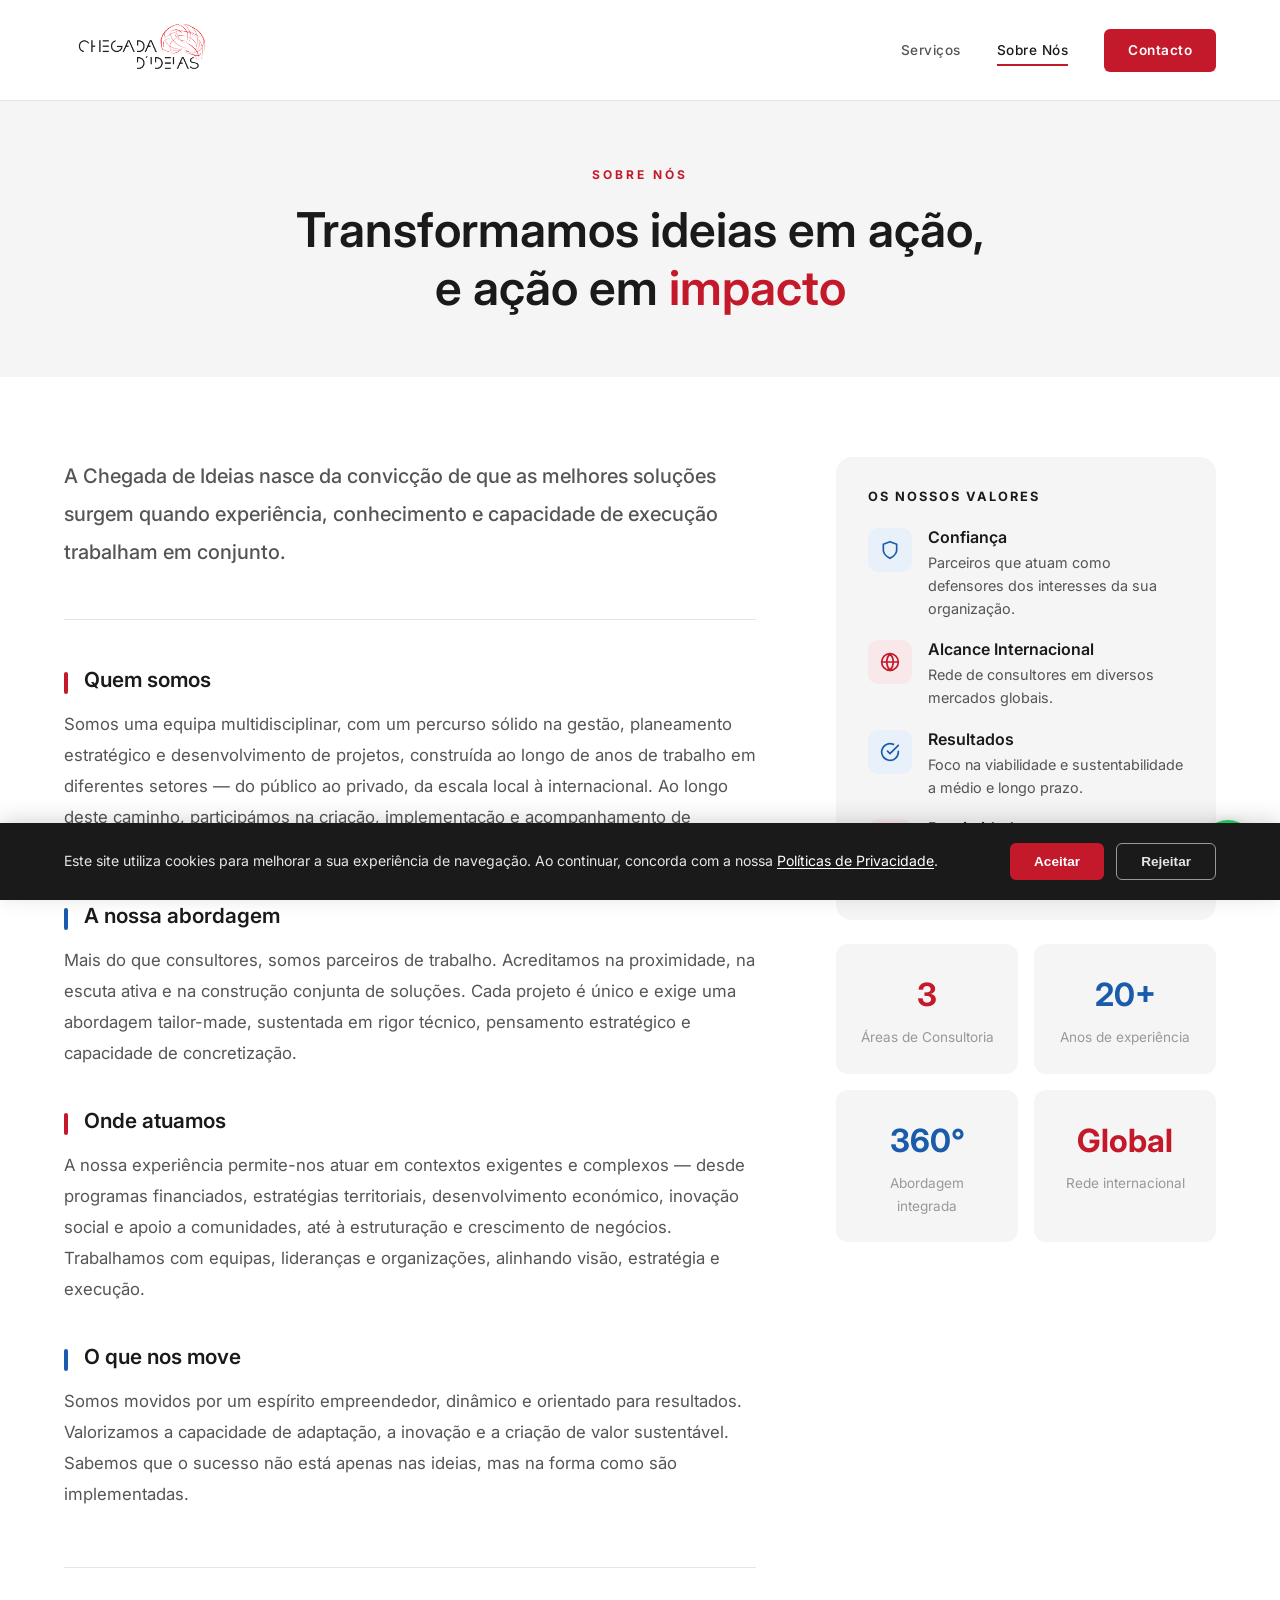
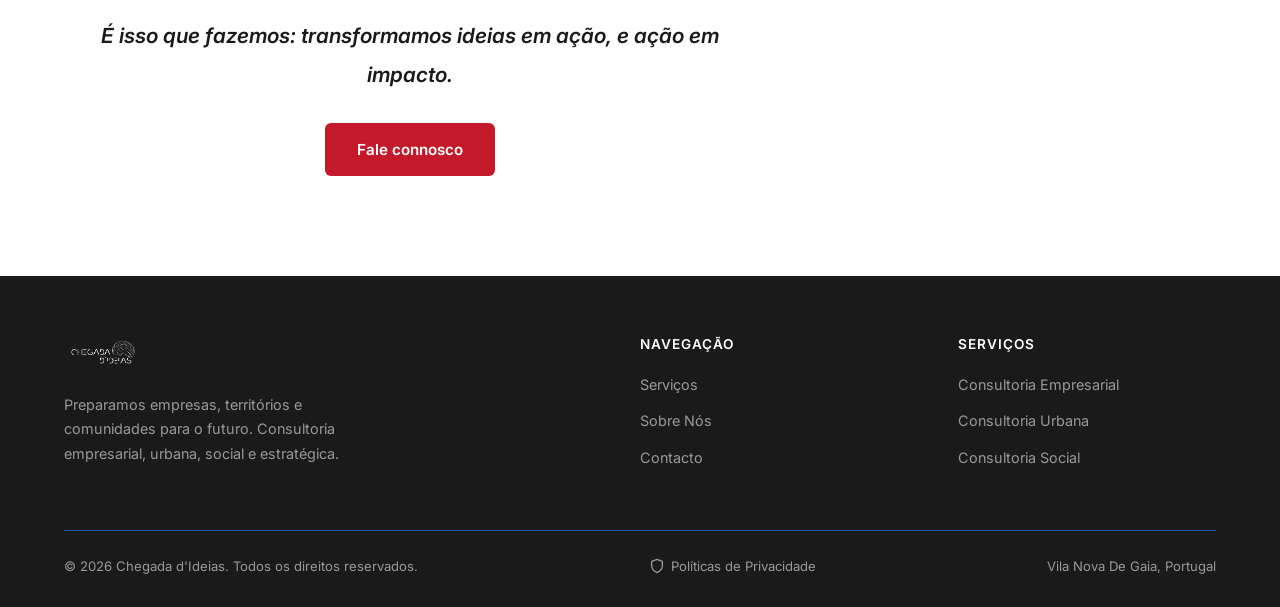
<file: sobre.html>
<!DOCTYPE html>
<html lang="pt">
<head>
  <meta charset="UTF-8">
  <meta name="viewport" content="width=device-width, initial-scale=1.0">
  <title>Sobre Nós — Chegada d'Ideias</title>
  <meta name="description" content="Conheça a Chegada d'Ideias. Equipa multidisciplinar com percurso sólido em gestão, planeamento estratégico e desenvolvimento de projetos.">
  <link rel="icon" href="favicon.ico" type="image/x-icon">
  <link rel="apple-touch-icon" sizes="180x180" href="assets/favicon-180.png">
  <link rel="icon" type="image/png" sizes="192x192" href="assets/favicon-192.png">
  <link rel="preconnect" href="https://fonts.googleapis.com">
  <link rel="preconnect" href="https://fonts.gstatic.com" crossorigin>
  <link href="https://fonts.googleapis.com/css2?family=Inter:wght@400;500;600;700&display=swap" rel="stylesheet">
  <link rel="stylesheet" href="css/style.css">
</head>
<body>

  <!-- ====== NAVBAR ====== -->
  <nav class="navbar scrolled">
    <div class="container">
      <a href="/" class="nav-logo">
        <img src="assets/logo-cdi.png" alt="Chegada d'Ideias">
      </a>
      <div class="nav-links">
        <a href="servicos">Serviços</a>
        <a href="sobre" class="active">Sobre Nós</a>
        <a href="contacto" class="nav-cta">Contacto</a>
      </div>
      <button class="nav-toggle" aria-label="Menu">
        <span></span>
        <span></span>
        <span></span>
      </button>
    </div>
  </nav>

  <!-- ====== SOBRE - HERO ====== -->
  <section class="about-page-hero">
    <div class="container">
      <span class="section-label">Sobre Nós</span>
      <h1 class="about-page-title">Transformamos ideias em ação,<br>e ação em <span>impacto</span></h1>
    </div>
  </section>

  <!-- ====== SOBRE - CONTEÚDO ====== -->
  <section class="about-page-content">
    <div class="container">
      <div class="about-page-grid">
        <div class="about-page-text">
          <div class="about-page-intro reveal">
            <p class="lead">A Chegada de Ideias nasce da convicção de que as melhores soluções surgem quando experiência, conhecimento e capacidade de execução trabalham em conjunto.</p>
          </div>

          <div class="about-page-block reveal">
            <h2>Quem somos</h2>
            <p>Somos uma equipa multidisciplinar, com um percurso sólido na gestão, planeamento estratégico e desenvolvimento de projetos, construída ao longo de anos de trabalho em diferentes setores — do público ao privado, da escala local à internacional. Ao longo deste caminho, participámos na criação, implementação e acompanhamento de projetos com impacto real nos territórios, nas organizações e nas pessoas.</p>
          </div>

          <div class="about-page-block reveal">
            <h2>A nossa abordagem</h2>
            <p>Mais do que consultores, somos parceiros de trabalho. Acreditamos na proximidade, na escuta ativa e na construção conjunta de soluções. Cada projeto é único e exige uma abordagem tailor-made, sustentada em rigor técnico, pensamento estratégico e capacidade de concretização.</p>
          </div>

          <div class="about-page-block reveal">
            <h2>Onde atuamos</h2>
            <p>A nossa experiência permite-nos atuar em contextos exigentes e complexos — desde programas financiados, estratégias territoriais, desenvolvimento económico, inovação social e apoio a comunidades, até à estruturação e crescimento de negócios. Trabalhamos com equipas, lideranças e organizações, alinhando visão, estratégia e execução.</p>
          </div>

          <div class="about-page-block reveal">
            <h2>O que nos move</h2>
            <p>Somos movidos por um espírito empreendedor, dinâmico e orientado para resultados. Valorizamos a capacidade de adaptação, a inovação e a criação de valor sustentável. Sabemos que o sucesso não está apenas nas ideias, mas na forma como são implementadas.</p>
          </div>

          <div class="about-page-cta reveal">
            <p class="lead">É isso que fazemos: transformamos ideias em ação, e ação em impacto.</p>
            <a href="contacto" class="btn-primary">Fale connosco</a>
          </div>
        </div>

        <aside class="about-page-sidebar">
          <div class="about-page-values reveal">
            <h3>Os nossos valores</h3>
            <div class="value-item">
              <div class="value-icon">
                <svg viewBox="0 0 24 24"><path d="M12 22s8-4 8-10V5l-8-3-8 3v7c0 6 8 10 8 10z"/></svg>
              </div>
              <div>
                <h4>Confiança</h4>
                <p>Parceiros que atuam como defensores dos interesses da sua organização.</p>
              </div>
            </div>
            <div class="value-item">
              <div class="value-icon">
                <svg viewBox="0 0 24 24"><circle cx="12" cy="12" r="10"/><path d="M2 12h20M12 2a15.3 15.3 0 0 1 4 10 15.3 15.3 0 0 1-4 10 15.3 15.3 0 0 1-4-10 15.3 15.3 0 0 1 4-10z"/></svg>
              </div>
              <div>
                <h4>Alcance Internacional</h4>
                <p>Rede de consultores em diversos mercados globais.</p>
              </div>
            </div>
            <div class="value-item">
              <div class="value-icon">
                <svg viewBox="0 0 24 24"><path d="M22 11.08V12a10 10 0 1 1-5.93-9.14"/><polyline points="22 4 12 14.01 9 11.01"/></svg>
              </div>
              <div>
                <h4>Resultados</h4>
                <p>Foco na viabilidade e sustentabilidade a médio e longo prazo.</p>
              </div>
            </div>
            <div class="value-item">
              <div class="value-icon">
                <svg viewBox="0 0 24 24"><path d="M17 21v-2a4 4 0 0 0-4-4H5a4 4 0 0 0-4 4v2"/><circle cx="9" cy="7" r="4"/><path d="M23 21v-2a4 4 0 0 0-3-3.87"/><path d="M16 3.13a4 4 0 0 1 0 7.75"/></svg>
              </div>
              <div>
                <h4>Proximidade</h4>
                <p>Acompanhamento personalizado em todas as fases.</p>
              </div>
            </div>
          </div>

          <div class="about-page-stats reveal">
            <div class="about-stat">
              <span class="number">3</span>
              <span class="label">Áreas de Consultoria</span>
            </div>
            <div class="about-stat">
              <span class="number">20+</span>
              <span class="label">Anos de experiência</span>
            </div>
            <div class="about-stat">
              <span class="number">360°</span>
              <span class="label">Abordagem integrada</span>
            </div>
            <div class="about-stat">
              <span class="number">Global</span>
              <span class="label">Rede internacional</span>
            </div>
          </div>
        </aside>
      </div>
    </div>
  </section>

  <!-- ====== FOOTER ====== -->
  <footer class="footer">
    <div class="container">
      <div class="footer-grid">
        <div class="footer-brand">
          <img src="assets/logo-cdi.png" alt="Chegada d'Ideias">
          <p>Preparamos empresas, territórios e comunidades para o futuro. Consultoria empresarial, urbana, social e estratégica.</p>
        </div>
        <div class="footer-col">
          <h4>Navegação</h4>
          <a href="servicos">Serviços</a>
          <a href="sobre">Sobre Nós</a>
          <a href="contacto">Contacto</a>
        </div>
        <div class="footer-col">
          <h4>Serviços</h4>
          <a href="servicos#empresarial">Consultoria Empresarial</a>
          <a href="servicos#urbana">Consultoria Urbana</a>
          <a href="servicos#social">Consultoria Social</a>
        </div>
      </div>
      <div class="footer-bottom">
        <span>&copy; 2026 Chegada d'Ideias. Todos os direitos reservados.</span>
        <a href="privacidade" class="footer-reclamacoes">
          <svg width="16" height="16" viewBox="0 0 24 24" fill="none" stroke="currentColor" stroke-width="2" stroke-linecap="round" stroke-linejoin="round"><path d="M12 22s8-4 8-10V5l-8-3-8 3v7c0 6 8 10 8 10z"/></svg>
          Políticas de Privacidade
        </a>
        <span>Vila Nova De Gaia, Portugal</span>
      </div>
    </div>
  </footer>

  <!-- ====== COOKIE BANNER ====== -->
  <div class="cookie-banner" id="cookieBanner">
    <div class="container">
      <p>Este site utiliza cookies para melhorar a sua experiência de navegação. Ao continuar, concorda com a nossa <a href="privacidade">Políticas de Privacidade</a>.</p>
      <div class="cookie-buttons">
        <button class="cookie-btn cookie-btn-accept" id="cookieAccept">Aceitar</button>
        <button class="cookie-btn cookie-btn-reject" id="cookieReject">Rejeitar</button>
      </div>
    </div>
  </div>

  <!-- ====== WHATSAPP FLOAT ====== -->
  <a href="https://wa.me/351919155267" target="_blank" rel="noopener" class="whatsapp-float" aria-label="Contactar via WhatsApp">
    <svg viewBox="0 0 32 32"><path d="M16.004 0h-.008C7.174 0 0 7.176 0 16.004c0 3.5 1.132 6.744 3.058 9.374L1.058 31.14l5.964-1.966A15.9 15.9 0 0 0 16.004 32C24.826 32 32 24.826 32 16.004S24.826 0 16.004 0zm9.302 22.602c-.388 1.094-1.938 2.002-3.168 2.266-.844.18-1.946.322-5.66-1.216-4.752-1.966-7.808-6.786-8.044-7.1-.228-.316-1.906-2.54-1.906-4.844s1.206-3.436 1.636-3.906c.388-.424.916-.598 1.218-.598.152 0 .288.008.41.014.43.018.646.044.93.72.354.846 1.218 2.966 1.324 3.182.108.216.216.506.072.792-.136.294-.256.424-.472.676-.216.252-.422.446-.638.718-.194.236-.414.49-.172.922.242.424 1.076 1.776 2.312 2.878 1.59 1.416 2.886 1.87 3.354 2.06.354.144.774.108 1.024-.152.318-.332.71-.882 1.108-1.424.284-.388.642-.436 1.032-.29.396.14 2.508 1.182 2.938 1.398.43.216.716.324.822.504.104.18.104 1.042-.284 2.136z"/></svg>
  </a>

  <script>
    // Mobile menu
    const toggle = document.querySelector('.nav-toggle');
    const navLinks = document.querySelector('.nav-links');
    toggle.addEventListener('click', () => {
      toggle.classList.toggle('active');
      navLinks.classList.toggle('open');
      document.body.style.overflow = navLinks.classList.contains('open') ? 'hidden' : '';
    });
    navLinks.querySelectorAll('a').forEach(link => {
      link.addEventListener('click', () => {
        toggle.classList.remove('active');
        navLinks.classList.remove('open');
        document.body.style.overflow = '';
      });
    });

    // Scroll reveal
    const reveals = document.querySelectorAll('.reveal');
    const revealObserver = new IntersectionObserver((entries) => {
      entries.forEach(entry => {
        if (entry.isIntersecting) {
          entry.target.classList.add('visible');
          revealObserver.unobserve(entry.target);
        }
      });
    }, { threshold: 0.15 });
    reveals.forEach(el => revealObserver.observe(el));

    // Cookie consent
    const cookieBanner = document.getElementById('cookieBanner');
    const cookieAccept = document.getElementById('cookieAccept');
    const cookieReject = document.getElementById('cookieReject');
    if (cookieBanner && !localStorage.getItem('cookieConsent')) {
      setTimeout(() => cookieBanner.classList.add('visible'), 800);
    }
    if (cookieAccept) cookieAccept.addEventListener('click', () => { localStorage.setItem('cookieConsent', 'accepted'); cookieBanner.classList.remove('visible'); });
    if (cookieReject) cookieReject.addEventListener('click', () => { localStorage.setItem('cookieConsent', 'rejected'); cookieBanner.classList.remove('visible'); });
  </script>
</body>
</html>
</file>
<file: css/style.css>
/* ============================================
   Chegada d'Ideias — Landing Page Styles
   ============================================ */

/* --- Reset & Base --- */
*, *::before, *::after {
  margin: 0;
  padding: 0;
  box-sizing: border-box;
}

:root {
  --red: #C4192A;
  --red-dark: #9E1420;
  --red-light: #F8E8EA;
  --blue: #1A5CAB;
  --blue-dark: #134A8A;
  --blue-light: #E8F0FA;
  --green: #2E8B57;
  --green-dark: #1E6B3F;
  --green-light: #E8F5EE;
  --dark: #1A1A1A;
  --gray-900: #2D2D2D;
  --gray-700: #555555;
  --gray-400: #999999;
  --gray-200: #E5E5E5;
  --gray-100: #F5F5F5;
  --white: #FFFFFF;
  --font-heading: 'Inter', sans-serif;
  --font-body: 'Inter', sans-serif;
  --max-width: 1200px;
  --section-padding: 100px 0;
}

html {
  scroll-behavior: smooth;
  font-size: 16px;
  background: var(--dark);
}

body {
  font-family: var(--font-body);
  color: var(--dark);
  background: var(--white);
  line-height: 1.7;
  -webkit-font-smoothing: antialiased;
  min-height: 100vh;
  min-height: 100dvh;
  display: flex;
  flex-direction: column;
}

a {
  text-decoration: none;
  color: inherit;
}

ul { list-style: none; }

img { max-width: 100%; height: auto; }

.container {
  max-width: var(--max-width);
  margin: 0 auto;
  padding: 0 24px;
}

/* --- Typography --- */
h1, h2, h3, h4 {
  font-family: var(--font-heading);
  font-weight: 600;
  line-height: 1.2;
  color: var(--dark);
}

h1 { font-size: clamp(2.2rem, 5vw, 3.5rem); }
h2 { font-size: clamp(1.8rem, 3.5vw, 2.5rem); }
h3 { font-size: 1.25rem; }

.section-label {
  display: inline-block;
  font-size: 0.75rem;
  font-weight: 700;
  letter-spacing: 3px;
  text-transform: uppercase;
  color: var(--red);
  margin-bottom: 16px;
}

.section-title {
  margin-bottom: 20px;
}

.section-subtitle {
  font-size: 1.1rem;
  color: var(--gray-700);
  max-width: 600px;
  line-height: 1.8;
}

.section-header {
  margin-bottom: 64px;
}

.section-header.center {
  text-align: center;
}

.section-header.center .section-subtitle {
  margin: 0 auto;
}

/* --- Navigation --- */
.navbar {
  position: fixed;
  top: 0;
  left: 0;
  width: 100%;
  z-index: 1000;
  padding: 14px 0;
  background: rgba(255, 255, 255, 0.97);
  backdrop-filter: blur(10px);
  box-shadow: 0 1px 0 var(--gray-200);
}

.navbar .container {
  display: flex;
  justify-content: space-between;
  align-items: center;
}

.nav-logo img {
  height: 64px;
}

.nav-links {
  display: flex;
  gap: 36px;
  align-items: center;
}

.nav-links a {
  font-size: 0.85rem;
  font-weight: 500;
  letter-spacing: 0.5px;
  color: var(--gray-700);
  transition: color 0.2s;
  position: relative;
}

.nav-links a::after {
  content: '';
  position: absolute;
  bottom: -4px;
  left: 0;
  width: 0;
  height: 1.5px;
  background: var(--red);
  transition: width 0.3s ease;
}

.nav-links a:hover,
.nav-links a.active {
  color: var(--dark);
}

.nav-links a:hover::after,
.nav-links a.active::after {
  width: 100%;
}

.nav-cta {
  font-size: 0.85rem !important;
  font-weight: 600 !important;
  color: var(--white) !important;
  background: var(--red);
  padding: 10px 24px;
  border-radius: 6px;
  transition: background 0.2s, transform 0.2s !important;
}

.nav-cta::after { display: none !important; }

.nav-cta:hover {
  background: var(--red-dark) !important;
  transform: translateY(-1px);
}

/* Mobile menu toggle */
.nav-toggle {
  display: none;
  flex-direction: column;
  gap: 5px;
  background: none;
  border: none;
  cursor: pointer;
  padding: 4px;
}

.nav-toggle span {
  display: block;
  width: 24px;
  height: 2px;
  background: var(--dark);
  transition: all 0.3s ease;
}

.nav-toggle.active span:nth-child(1) {
  transform: rotate(45deg) translate(5px, 5px);
}
.nav-toggle.active span:nth-child(2) {
  opacity: 0;
}
.nav-toggle.active span:nth-child(3) {
  transform: rotate(-45deg) translate(5px, -5px);
}

/* --- Hero --- */
.hero {
  min-height: min(100vh, 900px);
  min-height: min(100dvh, 900px);
  display: flex;
  align-items: center;
  padding-top: 100px;
  padding-bottom: 40px;
  background: var(--white);
  position: relative;
  overflow: hidden;
}

.hero .container {
  display: grid;
  grid-template-columns: 1fr 1fr;
  gap: 60px;
  align-items: center;
}

.hero-content {
  position: relative;
  z-index: 2;
}

.hero-content h1 {
  margin-bottom: 24px;
}

.hero-content h1 span {
  color: var(--red);
}

.hero-content p {
  font-size: 1.15rem;
  color: var(--gray-700);
  line-height: 1.8;
  margin-bottom: 40px;
  max-width: 500px;
}

.hero-buttons {
  display: flex;
  gap: 16px;
  align-items: center;
}

.btn-primary {
  display: inline-flex;
  align-items: center;
  gap: 8px;
  padding: 14px 32px;
  background: var(--red);
  color: var(--white);
  font-size: 0.95rem;
  font-weight: 600;
  border-radius: 6px;
  border: none;
  cursor: pointer;
  transition: all 0.2s;
}

.btn-primary:hover {
  background: var(--red-dark);
  transform: translateY(-2px);
  box-shadow: 0 8px 24px rgba(196, 25, 42, 0.25);
}

.btn-secondary {
  display: inline-flex;
  align-items: center;
  gap: 8px;
  padding: 14px 32px;
  background: transparent;
  color: var(--blue);
  font-size: 0.95rem;
  font-weight: 600;
  border: 1.5px solid var(--blue);
  border-radius: 6px;
  cursor: pointer;
  transition: all 0.2s;
}

.btn-secondary:hover {
  background: var(--blue);
  color: var(--white);
  border-color: var(--blue);
  transform: translateY(-2px);
  box-shadow: 0 8px 24px rgba(26, 92, 171, 0.2);
}

/* Hero visual — network animation */
.hero-visual {
  position: relative;
  display: flex;
  justify-content: center;
  align-items: center;
}

#networkCanvas {
  width: 100%;
  max-width: 560px;
  aspect-ratio: 560 / 450;
}

@keyframes float {
  0%, 100% { transform: translateY(0); }
  50% { transform: translateY(-15px); }
}

/* --- About --- */
.about {
  padding: var(--section-padding);
  background: var(--gray-100);
}

.about-grid {
  display: grid;
  grid-template-columns: 1fr 1fr;
  gap: 80px;
  align-items: center;
}

.about-text p {
  color: var(--gray-700);
  margin-bottom: 24px;
  font-size: 1.05rem;
}

.about-stats {
  display: grid;
  grid-template-columns: 1fr 1fr;
  gap: 32px;
  margin-top: 40px;
}

.about-stat {
  padding: 24px;
  background: var(--white);
  border-radius: 12px;
}

.about-stat .number {
  font-size: 2rem;
  font-weight: 700;
  color: var(--red);
  display: block;
}

.about-stat:nth-child(2) .number,
.about-stat:nth-child(3) .number {
  color: var(--blue);
}

.about-stat .label {
  font-size: 0.85rem;
  color: var(--gray-400);
  margin-top: 4px;
  display: block;
}

.about-image {
  position: relative;
}

.about-image-wrapper {
  position: relative;
  border-radius: 16px;
  overflow: hidden;
  aspect-ratio: 4/3;
  background: var(--gray-200);
}

.about-image-wrapper::before {
  content: '';
  position: absolute;
  top: -20px;
  right: -20px;
  width: 120px;
  height: 120px;
  border: 2px solid var(--red);
  border-radius: 50%;
  opacity: 0.15;
  z-index: 0;
}

.about-values {
  display: flex;
  flex-direction: column;
  gap: 20px;
}

.value-item {
  display: flex;
  gap: 16px;
  align-items: flex-start;
}

.value-icon {
  width: 44px;
  height: 44px;
  min-width: 44px;
  background: var(--red-light);
  border-radius: 10px;
  display: flex;
  align-items: center;
  justify-content: center;
}

.value-icon svg {
  width: 20px;
  height: 20px;
  stroke: var(--red);
  fill: none;
  stroke-width: 2;
  stroke-linecap: round;
  stroke-linejoin: round;
}

.value-item:nth-child(2) .value-icon,
.value-item:nth-child(4) .value-icon {
  background: var(--blue-light);
}

.value-item:nth-child(2) .value-icon svg,
.value-item:nth-child(4) .value-icon svg {
  stroke: var(--blue);
}

.value-item h4 {
  font-size: 1rem;
  margin-bottom: 4px;
}

.value-item p {
  font-size: 0.9rem;
  color: var(--gray-700);
  line-height: 1.6;
}

/* --- Services --- */
.services {
  padding: var(--section-padding);
  background: var(--white);
}

.services-tabs {
  display: flex;
  gap: 8px;
  margin-bottom: 48px;
  justify-content: center;
}

.tab-btn {
  padding: 12px 28px;
  border: 1.5px solid var(--gray-200);
  background: transparent;
  border-radius: 6px;
  font-size: 0.9rem;
  font-weight: 500;
  color: var(--gray-700);
  cursor: pointer;
  transition: all 0.2s;
}

.tab-btn.active {
  background: var(--dark);
  color: var(--white);
  border-color: var(--dark);
}

.tab-btn:hover:not(.active) {
  border-color: var(--dark);
}

.services-grid {
  display: grid;
  grid-template-columns: repeat(3, 1fr);
  gap: 24px;
}

.service-card {
  padding: 36px 28px;
  border: 1px solid var(--gray-200);
  border-radius: 12px;
  transition: all 0.3s ease;
  cursor: default;
}

.service-card:hover {
  border-color: transparent;
  box-shadow: 0 8px 32px rgba(0,0,0,0.08);
  transform: translateY(-4px);
}

.service-card:hover .service-icon {
  transform: scale(1.1) rotate(5deg);
}

/* Staggered card entrance when accordion opens */
.accordion-panel .service-card {
  opacity: 0;
  transform: translateY(20px);
  transition: opacity 0.4s ease, transform 0.4s ease, border-color 0.3s ease, box-shadow 0.3s ease;
}

.accordion-panel.open .service-card {
  opacity: 1;
  transform: translateY(0);
}

.accordion-panel.open .service-card:nth-child(1) { transition-delay: 0.05s; }
.accordion-panel.open .service-card:nth-child(2) { transition-delay: 0.1s; }
.accordion-panel.open .service-card:nth-child(3) { transition-delay: 0.15s; }
.accordion-panel.open .service-card:nth-child(4) { transition-delay: 0.2s; }
.accordion-panel.open .service-card:nth-child(5) { transition-delay: 0.25s; }
.accordion-panel.open .service-card:nth-child(6) { transition-delay: 0.3s; }

/* Icon bounce on card appear */
.accordion-panel .service-icon {
  transform: scale(0.8);
  transition: transform 0.4s cubic-bezier(0.34, 1.56, 0.64, 1);
}

.accordion-panel.open .service-icon {
  transform: scale(1);
}

.accordion-panel.open .service-card:nth-child(1) .service-icon { transition-delay: 0.15s; }
.accordion-panel.open .service-card:nth-child(2) .service-icon { transition-delay: 0.2s; }
.accordion-panel.open .service-card:nth-child(3) .service-icon { transition-delay: 0.25s; }
.accordion-panel.open .service-card:nth-child(4) .service-icon { transition-delay: 0.3s; }
.accordion-panel.open .service-card:nth-child(5) .service-icon { transition-delay: 0.35s; }
.accordion-panel.open .service-card:nth-child(6) .service-icon { transition-delay: 0.4s; }

/* Colored border on hover per area */
#panel-empresarial .service-card:hover {
  border-color: var(--red);
}

#panel-urbana .service-card:hover {
  border-color: var(--blue);
}

#panel-social .service-card:hover {
  border-color: var(--green);
}

.service-icon {
  width: 48px;
  height: 48px;
  background: var(--red-light);
  border-radius: 12px;
  display: flex;
  align-items: center;
  justify-content: center;
  margin-bottom: 20px;
  transition: transform 0.3s ease;
}

.service-icon svg {
  width: 22px;
  height: 22px;
  stroke: var(--red);
  fill: none;
  stroke-width: 2;
  stroke-linecap: round;
  stroke-linejoin: round;
}

.service-card h3 {
  margin-bottom: 12px;
  font-size: 1.1rem;
}

.service-card p {
  font-size: 0.9rem;
  color: var(--gray-700);
  line-height: 1.7;
}

.service-icon.icon-blue {
  background: var(--blue-light);
}

.service-icon.icon-blue svg {
  stroke: var(--blue);
}

.service-icon.icon-green {
  background: var(--green-light);
}

.service-icon.icon-green svg {
  stroke: var(--green);
}

.tab-content {
  display: none;
}

.tab-content.active {
  display: block;
}

/* --- Contact --- */
.contact {
  padding: var(--section-padding);
  background: var(--gray-100);
}

.contact-layout {
  display: grid;
  grid-template-columns: 1fr 1fr;
  gap: 32px;
  align-items: stretch;
}

.contact-card {
  text-align: center;
  padding: 32px 24px;
  background: var(--white);
  border: 1px solid var(--gray-200);
  border-radius: 12px;
  transition: all 0.3s ease;
}

.contact-card-location {
  display: flex;
  flex-direction: column;
}

.contact-card .contact-item-icon {
  width: 48px;
  height: 48px;
  background: var(--red-light);
  border-radius: 12px;
  display: flex;
  align-items: center;
  justify-content: center;
  margin: 0 auto 16px;
}

.contact-card .contact-item-icon svg {
  width: 20px;
  height: 20px;
  stroke: var(--red);
  fill: none;
  stroke-width: 2;
  stroke-linecap: round;
  stroke-linejoin: round;
}

.contact-card h4 {
  font-size: 1rem;
  margin-bottom: 8px;
}

.contact-card p,
.contact-card a {
  font-size: 0.9rem;
  color: var(--gray-700);
  transition: color 0.2s;
}

.contact-card a:hover {
  color: var(--red);
}

.contact-map {
  margin-top: 16px;
  flex: 1;
  min-height: 180px;
}

.contact-map iframe {
  width: 100%;
  height: 100%;
  min-height: 180px;
  display: block;
}

/* Contact Details Bar */
.contact-details {
  display: flex;
  align-items: center;
  justify-content: center;
  gap: 40px;
  margin-top: 32px;
  padding: 28px 32px;
  background: var(--white);
  border: 1px solid var(--gray-200);
  border-radius: 12px;
}

.contact-detail-item {
  display: flex;
  align-items: center;
  gap: 16px;
  text-align: left;
}

.contact-detail-item .contact-item-icon {
  width: 44px;
  height: 44px;
  min-width: 44px;
  border-radius: 10px;
  display: flex;
  align-items: center;
  justify-content: center;
}

.contact-detail-item:first-child .contact-item-icon {
  background: var(--blue-light);
}

.contact-detail-item:first-child .contact-item-icon svg {
  width: 18px;
  height: 18px;
  stroke: var(--blue);
  fill: none;
  stroke-width: 2;
  stroke-linecap: round;
  stroke-linejoin: round;
}

.contact-detail-item:last-child .contact-item-icon {
  background: var(--green-light);
}

.contact-detail-item:last-child .contact-item-icon svg {
  width: 18px;
  height: 18px;
  stroke: var(--green);
  fill: none;
  stroke-width: 2;
  stroke-linecap: round;
  stroke-linejoin: round;
}

.contact-detail-item h4 {
  font-size: 0.85rem;
  margin-bottom: 2px;
}

.contact-detail-item a {
  font-size: 0.9rem;
  color: var(--gray-700);
  transition: color 0.2s;
}

.contact-detail-item a:hover {
  color: var(--red);
}

.contact-detail-divider {
  width: 1px;
  height: 40px;
  background: var(--gray-200);
}

/* Contact Form */
.contact-form-wrapper {
  background: var(--white);
  border: 1px solid var(--gray-200);
  border-radius: 12px;
  padding: 32px 28px;
  display: flex;
  flex-direction: column;
}

.contact-form-wrapper h3 {
  margin-bottom: 24px;
  font-size: 1.3rem;
}

.contact-form {
  display: flex;
  flex-direction: column;
  gap: 14px;
  flex: 1;
}

.contact-form input,
.contact-form textarea {
  width: 100%;
  padding: 12px 16px;
  border: 1px solid var(--gray-200);
  border-radius: 8px;
  font-family: var(--font-body);
  font-size: 0.9rem;
  color: var(--dark);
  background: var(--gray-100);
  transition: border-color 0.2s, box-shadow 0.2s;
  outline: none;
}

.contact-form input:focus,
.contact-form textarea:focus {
  border-color: var(--red);
  box-shadow: 0 0 0 3px var(--red-light);
}

.contact-form input::placeholder,
.contact-form textarea::placeholder {
  color: var(--gray-400);
}

.contact-form textarea {
  resize: vertical;
  min-height: 100px;
  flex: 1;
}

.contact-form .btn-primary {
  display: inline-block;
  width: 100%;
  text-align: center;
  border: none;
  cursor: pointer;
  font-family: var(--font-body);
  font-size: 0.95rem;
}

.form-note {
  font-size: 0.8rem;
  color: var(--gray-400);
  margin-top: 12px;
  text-align: center;
}

/* --- Footer --- */
.footer {
  background: var(--dark);
  color: var(--gray-400);
  padding: 60px 0 30px;
  margin-top: auto;
}

.footer-grid {
  display: grid;
  grid-template-columns: 2fr 1fr 1fr;
  gap: 60px;
  margin-bottom: 48px;
}

.footer-brand img {
  height: 32px;
  filter: brightness(0) invert(1);
  margin-bottom: 16px;
}

.footer-brand p {
  font-size: 0.9rem;
  line-height: 1.7;
  max-width: 320px;
}

.footer-col h4 {
  color: var(--white);
  font-size: 0.85rem;
  font-weight: 600;
  letter-spacing: 1px;
  text-transform: uppercase;
  margin-bottom: 20px;
}

.footer-col a {
  display: block;
  font-size: 0.9rem;
  color: var(--gray-400);
  margin-bottom: 12px;
  transition: color 0.2s;
}

.footer-col a:hover {
  color: var(--white);
}

.footer-bottom {
  border-top: 1px solid var(--blue);
  padding-top: 24px;
  display: flex;
  justify-content: space-between;
  align-items: center;
  font-size: 0.82rem;
}

.footer-reclamacoes {
  display: inline-flex;
  align-items: center;
  gap: 6px;
  color: var(--gray-400);
  transition: color 0.2s;
}

.footer-reclamacoes:hover {
  color: var(--white);
}

/* --- Privacy Page --- */
.privacy-content {
  padding: 80px 0 100px;
}

.privacy-body {
  max-width: 760px;
  margin: 0 auto;
}

.privacy-intro {
  font-size: 1.2rem;
  font-weight: 500;
  color: var(--dark);
  margin-bottom: 32px;
}

.privacy-body p {
  font-size: 1.05rem;
  color: var(--gray-700);
  line-height: 1.85;
  margin-bottom: 20px;
}

.privacy-body h2 {
  font-size: 1.3rem;
  margin-top: 48px;
  margin-bottom: 16px;
  color: var(--dark);
  position: relative;
  padding-left: 20px;
}

.privacy-body h2::before {
  content: '';
  position: absolute;
  left: 0;
  top: 4px;
  width: 4px;
  height: 22px;
  background: var(--red);
  border-radius: 2px;
}

.privacy-body h2:nth-of-type(even)::before {
  background: var(--blue);
}

.privacy-body ol {
  padding-left: 24px;
  margin-bottom: 20px;
}

.privacy-body ol li {
  font-size: 1.05rem;
  color: var(--gray-700);
  line-height: 1.85;
  margin-bottom: 8px;
  list-style: decimal;
}

.privacy-body a {
  color: var(--blue);
  text-decoration: underline;
  text-underline-offset: 2px;
}

.privacy-body a:hover {
  color: var(--red);
}

@media (max-width: 768px) {
  .privacy-content {
    padding: 48px 0 72px;
  }
}

/* --- Animations (scroll reveal) --- */
.reveal {
  opacity: 0;
  transform: translateY(30px);
  transition: opacity 0.6s ease, transform 0.6s ease;
}

.reveal.visible {
  opacity: 1;
  transform: translateY(0);
}

/* --- Services Page --- */
.services-page-hero {
  padding: 160px 0 60px;
  background: var(--gray-100);
  text-align: center;
}

.services-page-title {
  font-size: clamp(2rem, 4vw, 3rem);
  max-width: 700px;
  margin: 0 auto 20px;
}

.services-page-title span {
  color: var(--red);
}

.services-page-subtitle {
  font-size: 1.1rem;
  color: var(--gray-700);
  max-width: 600px;
  margin: 0 auto;
  line-height: 1.8;
}

.services-page-section {
  padding: 80px 0;
}

.services-page-section.section-alt {
  background: var(--gray-100);
}

.services-page-section-header {
  margin-bottom: 48px;
}

.services-page-section-label {
  display: flex;
  align-items: center;
  gap: 14px;
  margin-bottom: 12px;
}

.services-page-dot {
  width: 12px;
  height: 12px;
  border-radius: 50%;
  display: inline-block;
}

.services-page-dot.dot-red { background: var(--red); }
.services-page-dot.dot-blue { background: var(--blue); }
.services-page-dot.dot-green { background: var(--green); }

.services-page-section-header h2 {
  font-size: clamp(1.5rem, 3vw, 2rem);
}

.services-page-section-header p {
  font-size: 1.05rem;
  color: var(--gray-700);
  max-width: 600px;
  line-height: 1.7;
}

.services-page-cards {
  padding: 80px 0;
}

.services-accordion {
  display: grid;
  grid-template-columns: repeat(3, 1fr);
  gap: 20px;
  align-items: start;
}

.accordion-card {
  background: var(--white);
  border: 1px solid var(--gray-200);
  border-radius: 16px;
  overflow: hidden;
  transition: box-shadow 0.3s ease, border-color 0.3s ease;
}

.accordion-card:hover {
  border-color: var(--gray-400);
}

.accordion-card.open {
  border-color: var(--red);
  box-shadow: 0 12px 40px rgba(0,0,0,0.1);
}

.accordion-card.open#urbana {
  border-color: var(--blue);
}

.accordion-card.open#social {
  border-color: var(--green);
}

.accordion-header {
  display: flex;
  flex-direction: column;
  align-items: flex-start;
  width: 100%;
  padding: 28px 24px;
  background: none;
  border: none;
  cursor: pointer;
  text-align: left;
  gap: 16px;
}

.accordion-header-left {
  display: flex;
  flex-direction: column;
  align-items: flex-start;
  gap: 16px;
}

.accordion-icon {
  width: 56px;
  height: 56px;
  min-width: 56px;
  border-radius: 14px;
  display: flex;
  align-items: center;
  justify-content: center;
}

.accordion-icon.icon-red {
  background: var(--red-light);
}

.accordion-icon.icon-red svg {
  width: 26px;
  height: 26px;
  stroke: var(--red);
  fill: none;
  stroke-width: 2;
  stroke-linecap: round;
  stroke-linejoin: round;
}

.accordion-icon.icon-blue {
  background: var(--blue-light);
}

.accordion-icon.icon-blue svg {
  width: 26px;
  height: 26px;
  stroke: var(--blue);
  fill: none;
  stroke-width: 2;
  stroke-linecap: round;
  stroke-linejoin: round;
}

.accordion-icon.icon-green {
  background: var(--green-light);
}

.accordion-icon.icon-green svg {
  width: 26px;
  height: 26px;
  stroke: var(--green);
  fill: none;
  stroke-width: 2;
  stroke-linecap: round;
  stroke-linejoin: round;
}

.accordion-header h2 {
  font-size: 1.35rem;
  margin-bottom: 4px;
}

.accordion-header p {
  font-size: 0.9rem;
  color: var(--gray-700);
  line-height: 1.5;
}

.accordion-arrow {
  width: 40px;
  height: 40px;
  min-width: 40px;
  border-radius: 50%;
  background: var(--gray-100);
  display: flex;
  align-items: center;
  justify-content: center;
  align-self: center;
  transition: transform 0.4s cubic-bezier(0.4, 0, 0.2, 1), background 0.3s ease;
}

.accordion-arrow svg {
  width: 20px;
  height: 20px;
  stroke: var(--gray-700);
  fill: none;
  stroke-width: 2;
  stroke-linecap: round;
  stroke-linejoin: round;
}

.accordion-card.open .accordion-arrow {
  transform: rotate(180deg);
  background: var(--dark);
}

.accordion-card.open .accordion-arrow svg {
  stroke: var(--white);
}

.accordion-body {
  max-height: 0;
  overflow: hidden;
  transition: max-height 0.5s cubic-bezier(0.4, 0, 0.2, 1);
}

.accordion-panel {
  grid-column: 1 / -1;
  max-height: 0;
  overflow: hidden;
  transition: max-height 0.5s cubic-bezier(0.4, 0, 0.2, 1);
}

.accordion-panel-inner {
  padding: 8px 0 20px;
}

.accordion-panel .services-grid {
  grid-template-columns: repeat(3, 1fr);
  gap: 20px;
}

.services-page-cta {
  padding: 80px 0;
  background: var(--dark);
  text-align: center;
}

.services-page-cta-content h2 {
  color: var(--white);
  font-size: clamp(1.5rem, 3vw, 2.2rem);
  margin-bottom: 16px;
}

.services-page-cta-content p {
  color: var(--gray-400);
  font-size: 1.1rem;
  margin-bottom: 32px;
}

/* --- About Page --- */
.about-page-hero {
  padding: 160px 0 60px;
  background: var(--gray-100);
  text-align: center;
}

.about-page-title {
  font-size: clamp(2rem, 4vw, 3rem);
  max-width: 700px;
  margin: 0 auto;
}

.about-page-title span {
  color: var(--red);
}

.about-page-content {
  padding: 80px 0 100px;
}

.about-page-grid {
  display: grid;
  grid-template-columns: 1fr 380px;
  gap: 80px;
  align-items: start;
}

.about-page-intro {
  margin-bottom: 48px;
  padding-bottom: 48px;
  border-bottom: 1px solid var(--gray-200);
}

.about-page-text .lead {
  font-size: 1.25rem;
  color: var(--gray-700);
  line-height: 1.9;
  font-weight: 500;
}

.about-page-block {
  margin-bottom: 40px;
}

.about-page-block h2 {
  font-size: 1.3rem;
  margin-bottom: 16px;
  color: var(--dark);
  position: relative;
  padding-left: 20px;
}

.about-page-block h2::before {
  content: '';
  position: absolute;
  left: 0;
  top: 4px;
  width: 4px;
  height: 22px;
  background: var(--red);
  border-radius: 2px;
}

.about-page-block:nth-child(3) h2::before { background: var(--blue); }
.about-page-block:nth-child(4) h2::before { background: var(--red); }
.about-page-block:nth-child(5) h2::before { background: var(--blue); }

.about-page-block p {
  font-size: 1.05rem;
  color: var(--gray-700);
  line-height: 1.85;
}

.about-page-cta {
  margin-top: 56px;
  padding-top: 48px;
  border-top: 1px solid var(--gray-200);
  text-align: center;
}

.about-page-cta .lead {
  font-size: 1.3rem;
  font-weight: 600;
  color: var(--dark);
  margin-bottom: 28px;
  font-style: italic;
}

.about-page-sidebar {
  position: sticky;
  top: 100px;
}

.about-page-values {
  background: var(--gray-100);
  border-radius: 16px;
  padding: 32px;
  margin-bottom: 24px;
}

.about-page-values h3 {
  font-size: 1rem;
  font-weight: 700;
  text-transform: uppercase;
  letter-spacing: 2px;
  color: var(--dark);
  margin-bottom: 24px;
  font-size: 0.8rem;
}

.about-page-values .value-item {
  margin-bottom: 20px;
}

.about-page-values .value-item:last-child {
  margin-bottom: 0;
}

.about-page-stats {
  display: grid;
  grid-template-columns: 1fr 1fr;
  gap: 16px;
}

.about-page-stats .about-stat {
  background: var(--gray-100);
  border-radius: 12px;
  padding: 24px;
  text-align: center;
}

/* --- Responsive --- */
@media (max-width: 1024px) {
  .hero .container {
    grid-template-columns: 1fr;
    gap: 40px;
    text-align: center;
  }

  .hero-content p { margin: 0 auto 40px; }
  .hero-buttons { justify-content: center; }

  .hero-visual {
    order: -1;
    max-width: 320px;
    margin: 0 auto;
  }

  #networkCanvas {
    max-width: 320px;
  }

  .about-grid {
    grid-template-columns: 1fr;
    gap: 48px;
  }

  .about-image { order: -1; }

  .about-page-grid {
    grid-template-columns: 1fr;
    gap: 48px;
  }

  .about-page-sidebar {
    position: static;
  }

  .services-accordion {
    grid-template-columns: 1fr;
  }

  #empresarial { order: 1; }
  #panel-empresarial { order: 2; }
  #urbana { order: 3; }
  #panel-urbana { order: 4; }
  #social { order: 5; }
  #panel-social { order: 6; }

  .accordion-header {
    flex-direction: row;
    align-items: center;
    justify-content: space-between;
    padding: 32px 36px;
    gap: 24px;
  }

  .accordion-header-left {
    flex-direction: row;
    align-items: center;
    gap: 24px;
  }

  .accordion-panel .services-grid {
    grid-template-columns: repeat(2, 1fr);
  }

  .services-grid {
    grid-template-columns: repeat(2, 1fr);
  }

  .contact-layout {
    grid-template-columns: 1fr 1fr;
  }

  .footer-grid {
    grid-template-columns: 1fr 1fr;
    gap: 40px;
  }
}

@media (max-width: 768px) {
  :root {
    --section-padding: 72px 0;
  }

  .nav-links {
    display: none;
    position: fixed;
    top: 0;
    left: 0;
    width: 100%;
    height: 100vh;
    background: var(--white);
    flex-direction: column;
    justify-content: center;
    gap: 32px;
    z-index: 999;
  }

  .nav-links.open {
    display: flex;
  }

  .nav-links a {
    font-size: 1.2rem;
  }

  .nav-toggle {
    display: flex;
    z-index: 1001;
  }

  .services-grid {
    grid-template-columns: 1fr;
  }

  .services-tabs {
    flex-wrap: wrap;
  }


  .contact-layout {
    grid-template-columns: 1fr;
  }

  .contact-details {
    flex-direction: column;
    gap: 20px;
    padding: 24px 20px;
  }

  .contact-detail-divider {
    width: 80%;
    height: 1px;
  }

  .contact-detail-item {
    justify-content: center;
    text-align: center;
    flex-direction: column;
    gap: 10px;
  }

  .contact-form-wrapper {
    padding: 28px 20px;
  }

  .about-stats {
    grid-template-columns: 1fr 1fr;
  }

  .services-page-hero {
    padding: 120px 0 40px;
  }

  .services-page-cards {
    padding: 48px 0;
  }

  .accordion-header {
    padding: 24px 20px;
    gap: 16px;
  }

  .accordion-header-left {
    gap: 16px;
  }

  .accordion-icon {
    width: 48px;
    height: 48px;
    min-width: 48px;
  }

  .accordion-header h2 {
    font-size: 1.1rem;
  }

  .accordion-header p {
    font-size: 0.82rem;
  }

  .accordion-panel .services-grid {
    grid-template-columns: 1fr;
  }

  .services-page-cta {
    padding: 48px 0;
  }

  .about-page-hero {
    padding: 120px 0 40px;
  }

  .about-page-content {
    padding: 48px 0 72px;
  }

  .about-page-stats {
    grid-template-columns: 1fr 1fr;
  }

  .footer-grid {
    grid-template-columns: 1fr;
    gap: 32px;
  }

  .footer-bottom {
    flex-direction: column;
    gap: 12px;
    text-align: center;
  }

  .hero-buttons {
    flex-direction: column;
  }
}

/* --- Cookie Consent Banner --- */
.cookie-banner {
  position: fixed;
  bottom: 0;
  left: 0;
  width: 100%;
  background: var(--dark);
  color: var(--gray-200);
  z-index: 9999;
  padding: 20px 0;
  box-shadow: 0 -4px 20px rgba(0,0,0,0.15);
  transform: translateY(100%);
  transition: transform 0.4s ease;
}

.cookie-banner.visible {
  transform: translateY(0);
}

.cookie-banner .container {
  display: flex;
  align-items: center;
  justify-content: space-between;
  gap: 24px;
}

.cookie-banner p {
  font-size: 0.88rem;
  line-height: 1.6;
  flex: 1;
}

.cookie-banner a {
  color: var(--white);
  text-decoration: underline;
  text-underline-offset: 2px;
}

.cookie-banner a:hover {
  color: var(--red-light);
}

.cookie-buttons {
  display: flex;
  gap: 12px;
  flex-shrink: 0;
}

.cookie-btn {
  padding: 10px 24px;
  border-radius: 6px;
  font-size: 0.85rem;
  font-weight: 600;
  cursor: pointer;
  border: none;
  transition: all 0.2s;
}

.cookie-btn-accept {
  background: var(--red);
  color: var(--white);
}

.cookie-btn-accept:hover {
  background: var(--red-dark);
}

.cookie-btn-reject {
  background: transparent;
  color: var(--gray-200);
  border: 1px solid var(--gray-400);
}

.cookie-btn-reject:hover {
  border-color: var(--white);
  color: var(--white);
}

@media (max-width: 768px) {
  .cookie-banner .container {
    flex-direction: column;
    text-align: center;
  }

  .cookie-buttons {
    width: 100%;
    justify-content: center;
  }
}

/* --- WhatsApp Floating Button --- */
.whatsapp-float {
  position: fixed;
  bottom: 24px;
  right: 24px;
  width: 56px;
  height: 56px;
  background: #25D366;
  border-radius: 50%;
  display: flex;
  align-items: center;
  justify-content: center;
  box-shadow: 0 4px 12px rgba(0, 0, 0, 0.25);
  z-index: 999;
  transition: transform 0.2s, box-shadow 0.2s;
}

.whatsapp-float:hover {
  transform: scale(1.1);
  box-shadow: 0 6px 20px rgba(0, 0, 0, 0.3);
}

.whatsapp-float svg {
  width: 28px;
  height: 28px;
  fill: #fff;
}

@media (max-width: 768px) {
  .whatsapp-float {
    bottom: 18px;
    right: 18px;
    width: 50px;
    height: 50px;
  }

  .whatsapp-float svg {
    width: 24px;
    height: 24px;
  }
}
</file>
